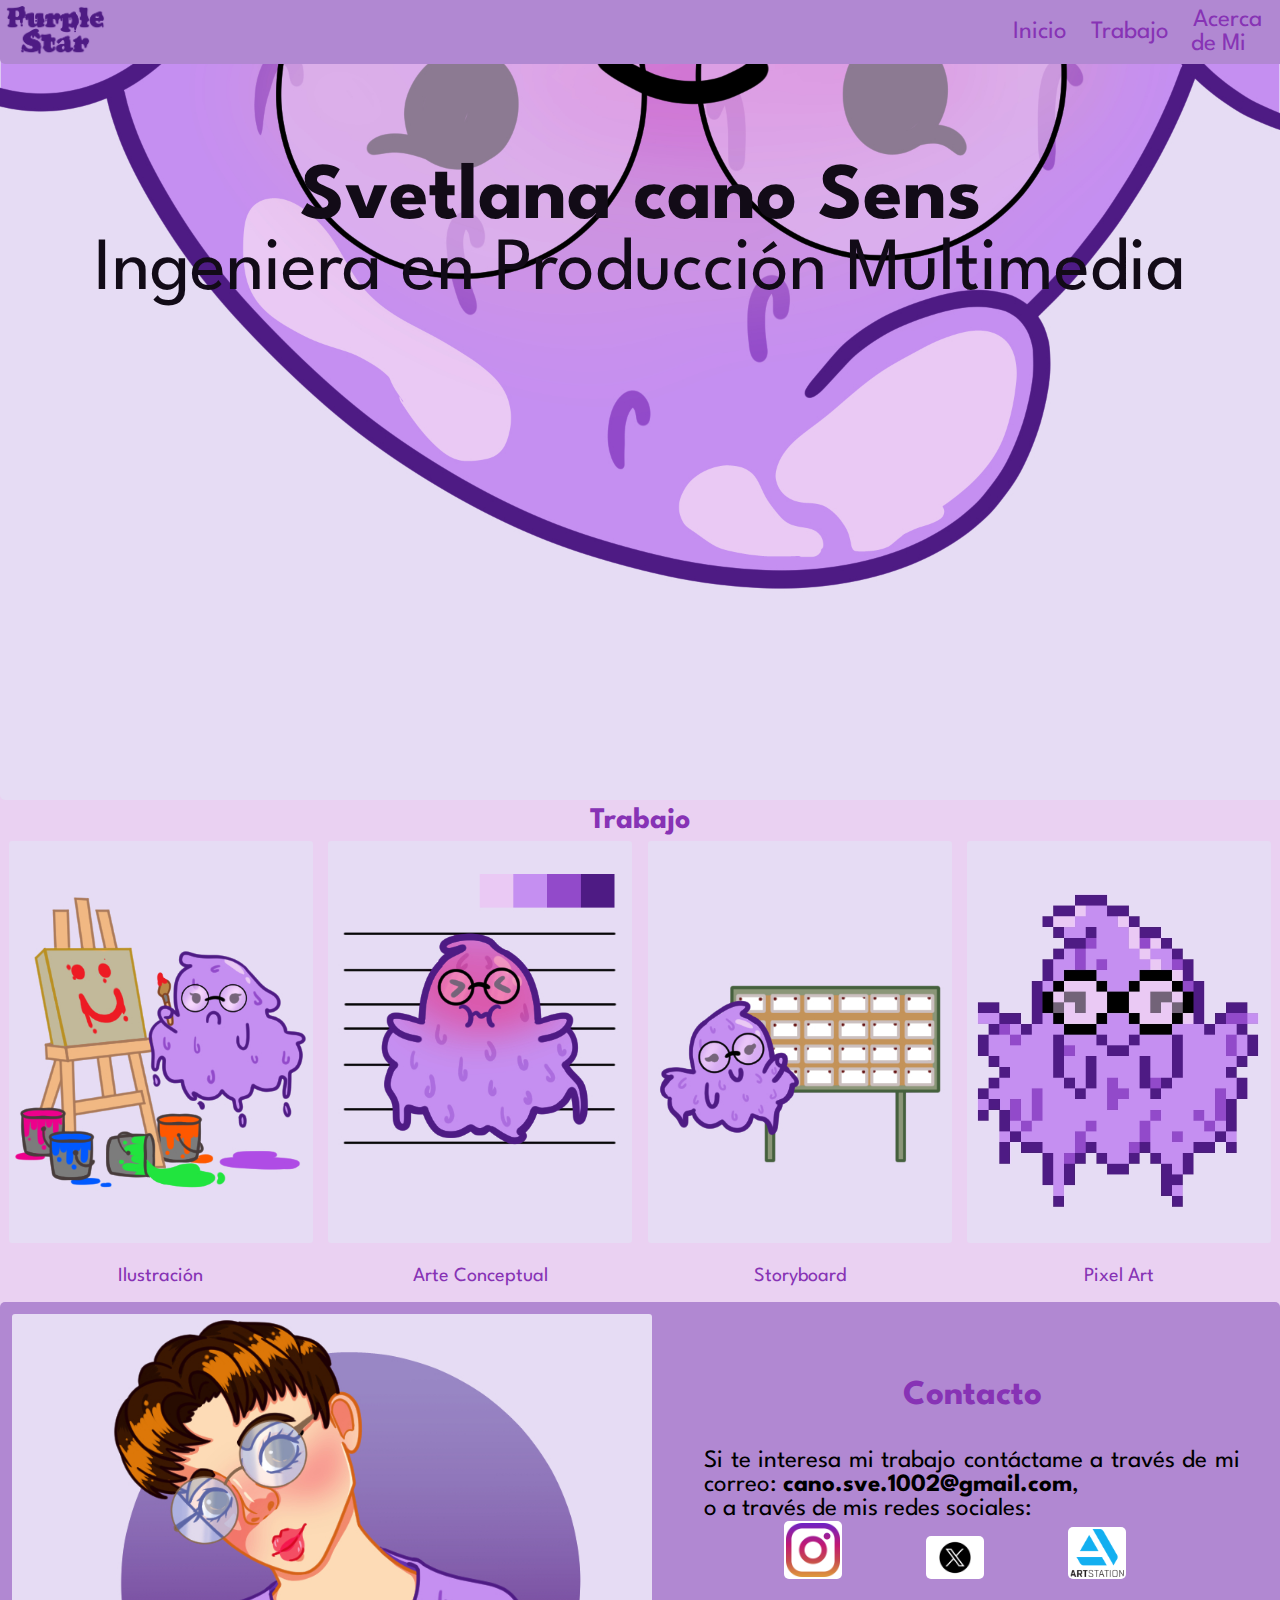
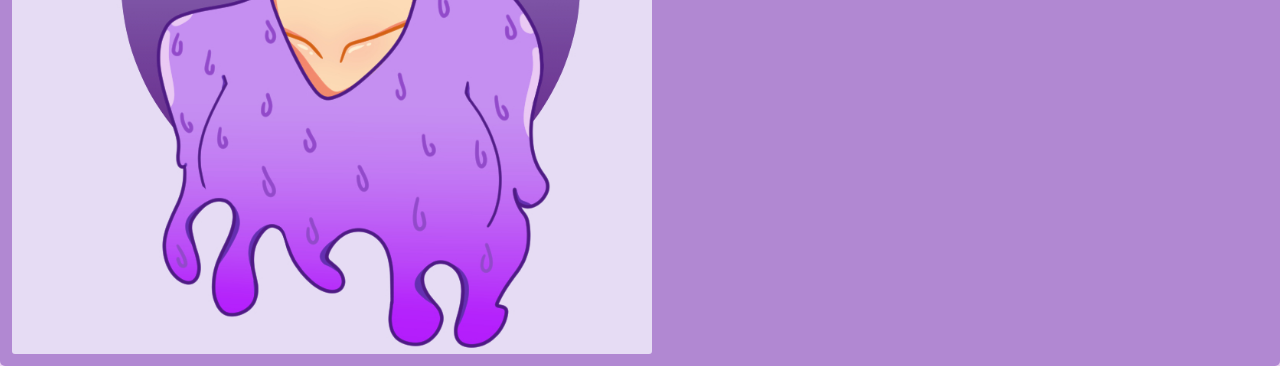
<file: index.html>
<!DOCTYPE html>
<html lang="en">
<head>
    <meta charset="UTF-8">
    <title>Inicio: Purple Star</title>
    <!-- Archivo CSS -->
    <link rel = "stylesheet" href = "Portafolio_CSS/Portafolio_SvetlanaCanoSens_Inicio.css">
    <script src = "Portafolio_JS/Portafolio_SvetlanaCanoSens.js"></script>
    
    <!-- Script Animaciones -->
    <script src="https://code.jquery.com/jquery-3.6.4.min.js" integrity="sha256-oP6HI9z1XaZNBrJURtCoUT5SUnxFr8s3BzRl+cbzUq8=" crossorigin="anonymous"></script>

    <!-- Script The Bootstrap Blog -->
    <script src = "https://cdn.jsdelivr.net/npm/bootstrap@5.3.0-alpha1/dist/js/bootstrap.bundle.min.js" integrity = "sha384-w76AqPfDkMBDXo30jS1Sgez6pr3x5MlQ1ZAGC+nuZB+EYdgRZgiwxhTBTkF7CXvN" crossorigin = "anonymous"></script>
    
    <link rel="preconnect" href="https://fonts.googleapis.com">
    <link rel="preconnect" href="https://fonts.gstatic.com" crossorigin>
    <link href="https://fonts.googleapis.com/css2?family=League+Spartan:wght@300&family=Unna&display=swap" rel="stylesheet">

    <meta name = "viewport" content = "width=device-width, initial-scale=1">
</head>
<body>
    <div class = "contenedorMenuInicio fixedInicio">
        <a href = "index.html"><img src = "Portafolio_Imagenes/logo.png" alt = "logo"></a>

        <ul>
            <li><a href = "index.html">Inicio</a></li>
            <li><a href = "Portafolio_SvetlanaCanoSens_Trabajo.html">Trabajo</a></li>
            <li><a href = "Portafolio_SvetlanaCanoSens_AcercaDeMi.html">Acerca de Mi</a></li>
        </ul>
    </div>

    <div class = "contenedorNombre">
        <h4>Svetlana cano Sens</h4>

        <p>Ingeniera en Producción Multimedia</p>
    </div>
        
    <div class = "contenedorSliderImagen">
        <ul>
            <li><img src = "Portafolio_Imagenes/Imagen_inicio_4.jpg" alt = ""></li>
            <li><img src = "Portafolio_Imagenes/Imagen_inicio_3.jpg" alt = ""></li>
            <li><img src = "Portafolio_Imagenes/Imagen_inicio_2.jpg" alt = ""></li>
            <li><img src = "Portafolio_Imagenes/Imagen_inicio_1.jpg" alt = ""></li>
        </ul>
    </div>

    <div class = "contenedorDivicionDeTrabajos">
        <a href = "Portafolio_SvetlanaCanoSens_Trabajo.html"><h3>Trabajo</h3></a>

        <ul>
            <li>
                <a href ="Portafolio_SvetlanaCanoSens_Ilustracion.html"><img src = "Portafolio_Imagenes/imagen_trabajo_1.jpg" alt = "imagenIlustracion" class = "amplearImagen"></a>
                
                <p><a href = "Portafolio_SvetlanaCanoSens_Ilustracion.html">Ilustración</a></p>
            </li>

            <li>
                <a href="Portafolio_SvetlanaCanoSens_ConcepArt.html"><img src = "Portafolio_Imagenes/imagen_trabajo_2.jpg" alt = "imagenConcepArt" class = "amplearImagen"></a>
                
                <p><a href = "Portafolio_SvetlanaCanoSens_ConcepArt.html">Arte Conceptual</a></p>
            </li>

            <li>
                <a href="Portafolio_SvetlanaCanoSens_Storyboard.html"><img src = "Portafolio_Imagenes/imagen_trabajo_3.jpg" alt = "imagenStoryboard" class = "amplearImagen"></a>
                
                <p><a href = "Portafolio_SvetlanaCanoSens_Storyboard.html">Storyboard</a></p>
            </li>

            <li>
                <a href="Portafolio_SvetlanaCanoSens_PixelArt.html"><img src = "Portafolio_Imagenes/imagen_trabajo_4.jpg" alt = "imagenPixelArt" class = "amplearImagen"></a>
                
                <p><a href = "Portafolio_SvetlanaCanoSens_PixelArt.html">Pixel Art</a></p>
            </li>
        </ul>
    </div>

    <div class = "contenedorContacto">
        <img src = "Portafolio_Imagenes/Autorretrato.jpg" alt = "Autoretrato">

        <ul>
            <h3>Contacto</h3>

            <p>Si te interesa mi trabajo contáctame a través de mi correo: <strong>cano.sve.1002@gmail.com</strong>,</p>

            <p>o a través de mis redes sociales:</p>
        
            <a href = "https://www.instagram.com/purpple_staar/" target = "_blank"><img src = "Portafolio_Imagenes/instagram.png" alt = "instagram"></a>

            <a href = "https://twitter.com/PurppleStaar" target="_blank"><img src = "Portafolio_Imagenes/twitter.png" alt = "twitter"></a>

            <a href = "https://purpple_staar.artstation.com/" target="_blank"><img src = "Portafolio_Imagenes/artstation.png" alt = "artstation"></a>
        </ul>
    <div>
</body>
</html>
</file>
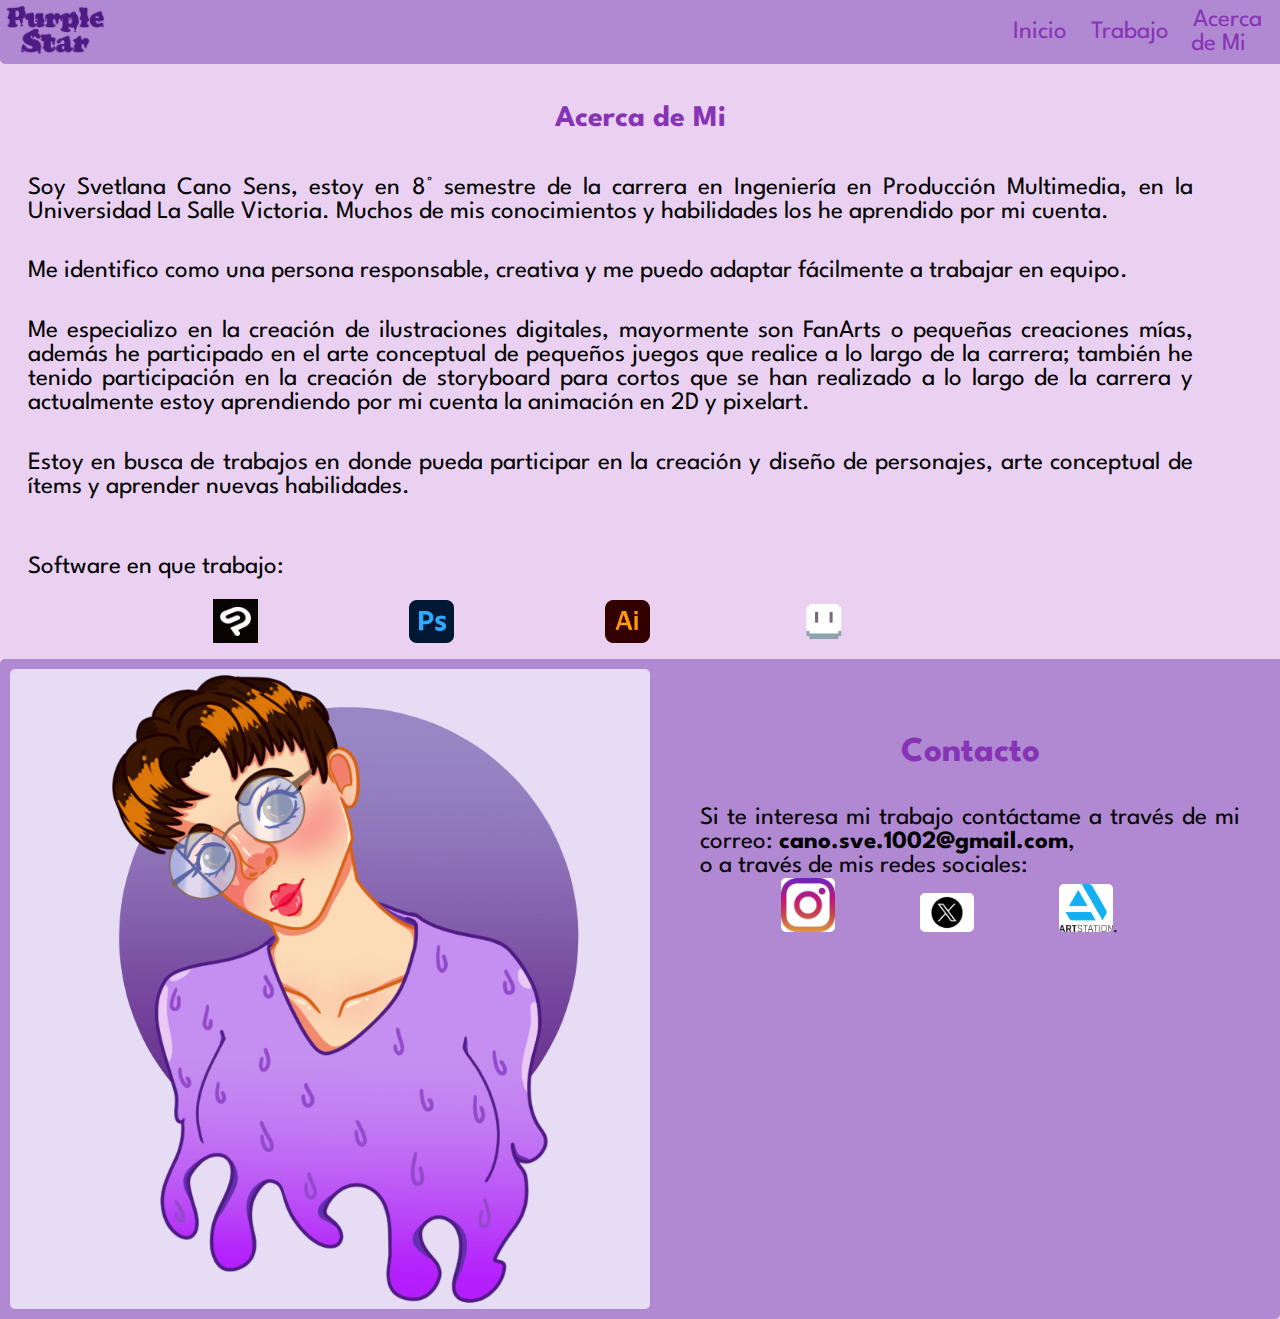
<file: Portafolio_SvetlanaCanoSens_AcercaDeMi.html>
<!DOCTYPE html>
<html lang="en">
<head>
    <meta charset="UTF-8">
    <meta http-equiv="X-UA-Compatible" content="IE=edge">
    <meta name="viewport" content="width=device-width, initial-scale=1.0">
    <title>Acerca de Mi: Purple Star</title>

    <link rel = "stylesheet" href = "Portafolio_CSS/Portafolio_SvetlanaCanoSens_AcercaDeMi.css">
    <script src = "Portafolio_JS/Portafolio_SvetlanaCanoSens.js"></script>

    <link rel = "preconnect" href = "https://fonts.googleapis.com">
    <link rel = "preconnect" href = "https://fonts.gstatic.com" crossorigin>
    <link href = "https://fonts.googleapis.com/css2?family=League+Spartan:wght@300&family=Unna&display=swap" rel = "stylesheet">

    <meta name = "viewport" content = "width=device-width, initial-scale=1">
</head>
<body>
    <div class = "contenedorMenuAcercaDeMi fixedAcercaDeMi">
        <a href = "index.html"><img src = "Portafolio_Imagenes/logo.png" alt = "logo"></a>

        <ul>
            <li><a href = "index.html">Inicio</a></li>
            <li><a href = "Portafolio_SvetlanaCanoSens_Trabajo.html">Trabajo</a></li>
            <li><a href = "Portafolio_SvetlanaCanoSens_AcercaDeMi.html">Acerca de Mi</a></li>
        </ul>
    </div>

    <div class = "tituloAcercaDeMi">
        <h4>Acerca de Mi</h4>
    </div>

    <div class = "contenedorInformacion">
        <ul>
            <p>Soy Svetlana Cano Sens, estoy en 8° semestre de la carrera en Ingeniería en Producción Multimedia, en la Universidad La Salle Victoria. Muchos de mis conocimientos y habilidades los he aprendido por mi cuenta.</p>
            
            <p>Me identifico como una persona responsable, creativa y me puedo adaptar fácilmente a trabajar en equipo.</p>

            <p>Me especializo en la creación de ilustraciones digitales, mayormente son FanArts o pequeñas creaciones mías, además he participado en el arte conceptual de pequeños juegos que realice a lo largo de la carrera; también he tenido participación en la creación de storyboard para cortos que se han realizado a lo largo de la carrera y actualmente estoy aprendiendo por mi cuenta la animación en 2D y pixelart.</p>

            <p>Estoy en busca de trabajos en donde pueda participar en la creación y diseño de personajes, arte conceptual de ítems y aprender nuevas habilidades.</p>
        </ul>

        <ul class = "acomodarImagenesIconos">
            <p>Software en que trabajo:</p>
            
            <img src = "Portafolio_Imagenes/clip studio.jpg" alt = "clipStudio">
            <img src = "Portafolio_Imagenes/photoshop.png" alt = "photoshop">
            <img src = "Portafolio_Imagenes/illustrator.webp" alt = "illustrator">
            <img src = "Portafolio_Imagenes/aseprite.png" alt = "aseprite">
        </ul>
    </div>
    
    <div class = "contenedorContacto">
        <img src = "Portafolio_Imagenes/Autorretrato.jpg" alt = "Autoretrato">

        <ul>
            <h3>Contacto</h3>

            <p>Si te interesa mi trabajo contáctame a través de mi correo: <strong>cano.sve.1002@gmail.com</strong>,</p>

            <p>o a través de mis redes sociales:</p>
        
            <a href = "https://www.instagram.com/purpple_staar/" target = "_blank"><img src = "Portafolio_Imagenes/instagram.png" alt = "instagram"></a>

             <a href = "https://twitter.com/PurppleStaar" target="_blank"><img src = "Portafolio_Imagenes/twitter.png" alt = "twitter"></a>

            <a href = "https://www.artstation.com/inicio" target="_blank"><img src = "Portafolio_Imagenes/artstation.png" alt = "artstation"></a>.
        </ul>
    </div>
</body>
</html>
</file>
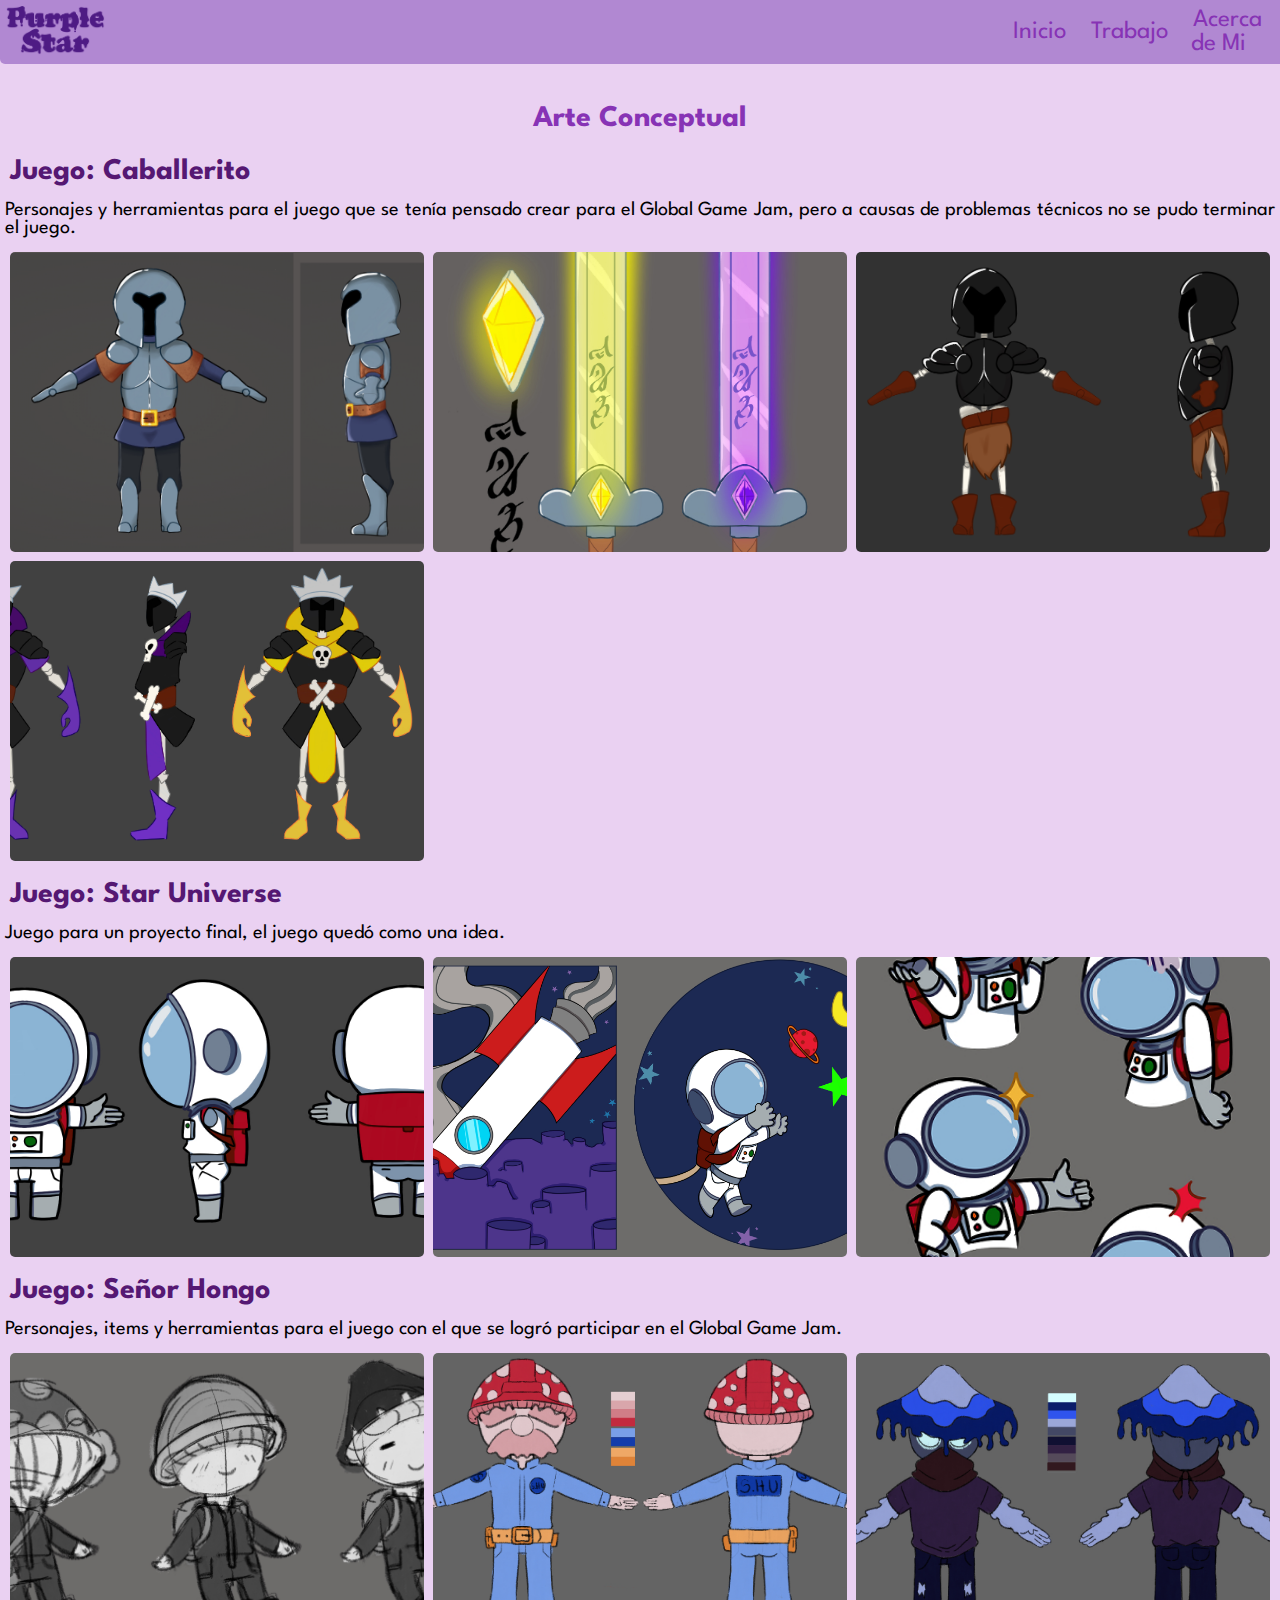
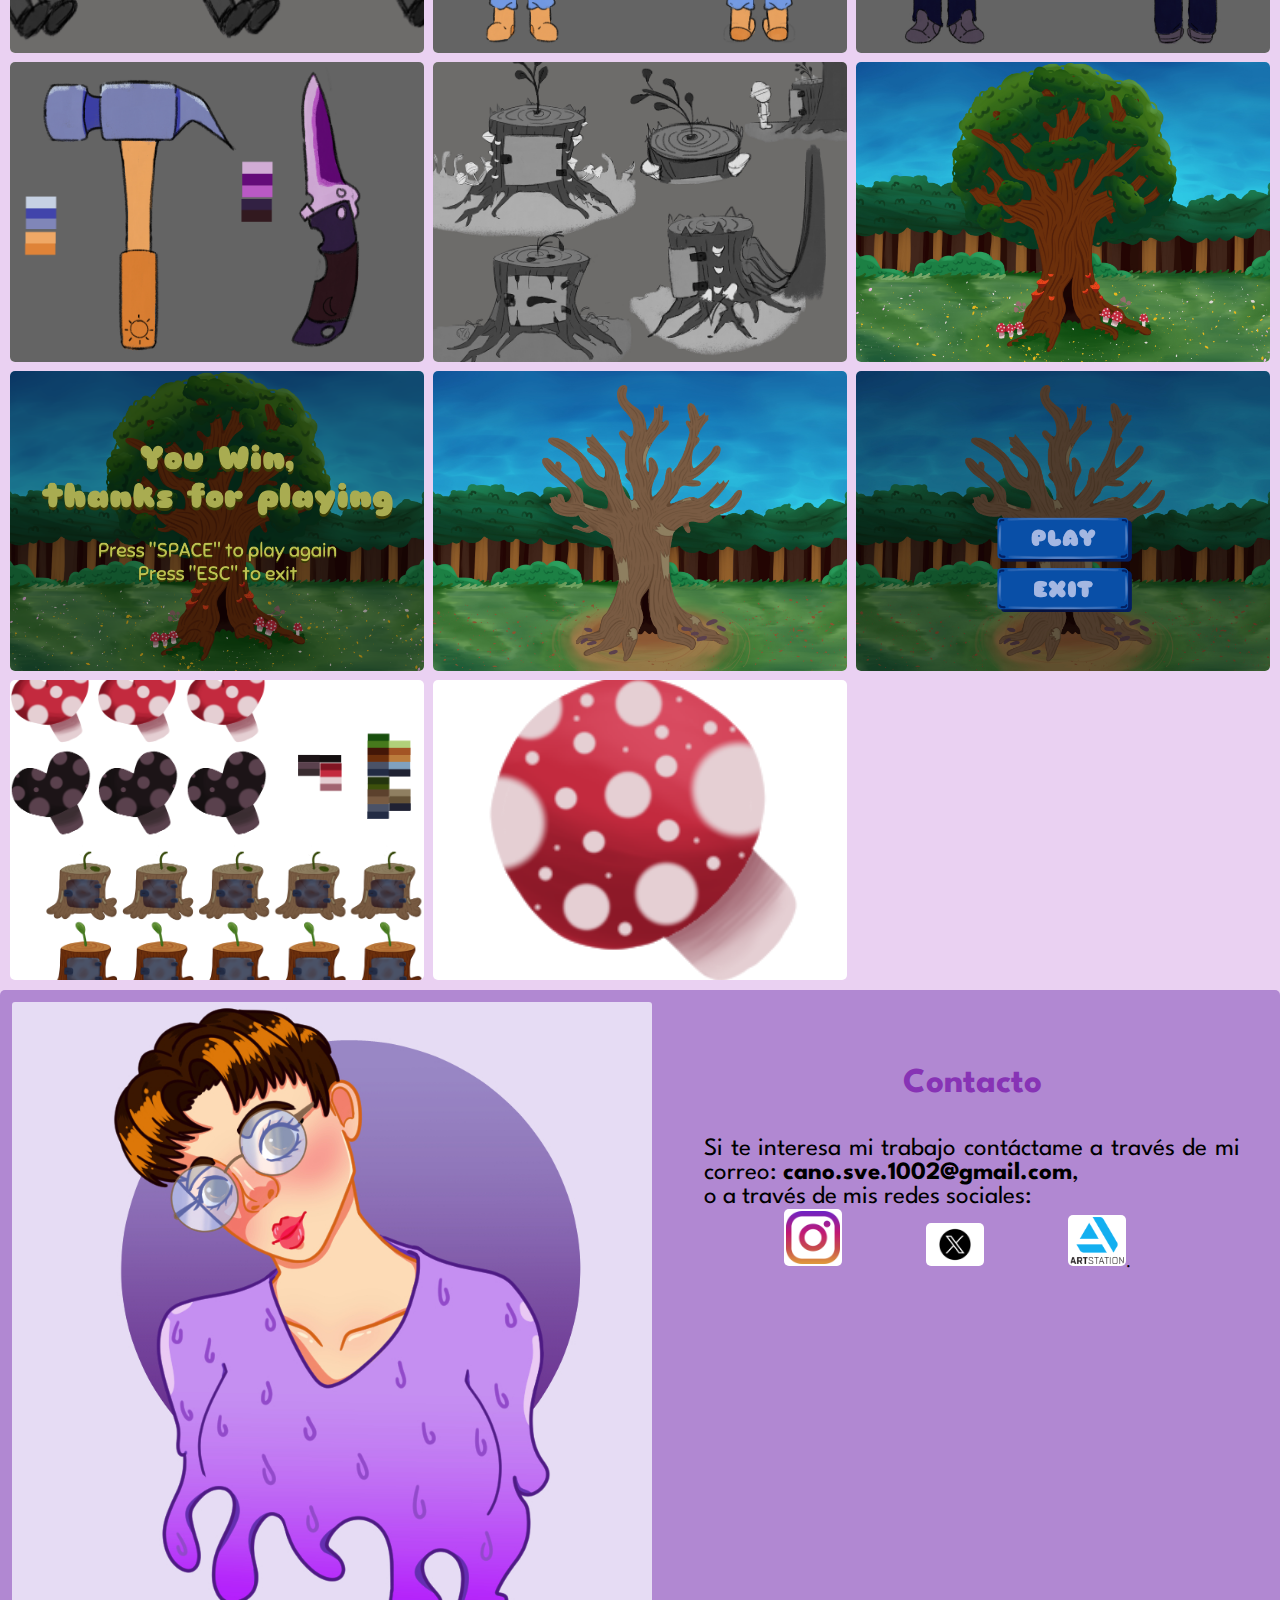
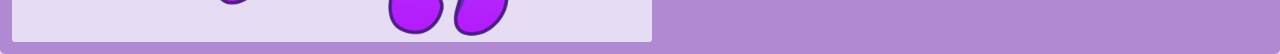
<file: Portafolio_SvetlanaCanoSens_ConcepArt.html>
<!DOCTYPE html>
<html lang="en">
<head>
    <meta charset="UTF-8">
    <meta http-equiv="X-UA-Compatible" content="IE=edge">
    <meta name="viewport" content="width=device-width, initial-scale=1.0">
    <title>Arte Conceptual: Purple Star</title>

    <link rel = "stylesheet" href = "Portafolio_CSS/Portafolio_SvetlanaCanoSens_ConsepArt.css">
    <script src = "Portafolio_JS/Portafolio_SvetlanaCanoSens.js"></script>
    
    <link rel = "preconnect" href = "https://fonts.googleapis.com">
    <link rel = "preconnect" href = "https://fonts.gstatic.com" crossorigin>
    <link href = "https://fonts.googleapis.com/css2?family=League+Spartan:wght@300&family=Unna&display=swap" rel = "stylesheet">

    <meta name = "viewport" content = "width=device-width, initial-scale=1">
</head>
<body>
    <div class = "contenedorMenuConcepArt fixedConcepArt">
        <a href = "index.html"><img src = "Portafolio_Imagenes/logo.png" alt = "logo"></a>

        <ul>
            <li><a href = "index.html">Inicio</a></li>
            <li><a href = "Portafolio_SvetlanaCanoSens_Trabajo.html">Trabajo</a></li>
            <li><a href = "Portafolio_SvetlanaCanoSens_AcercaDeMi.html">Acerca de Mi</a></li>
        </ul>
    </div>

    <div class = "contenedorImagenes">
        <h4>Arte Conceptual</h4>

        <h3>Juego: Caballerito</h3>

        <p>Personajes y herramientas para el juego que se tenía pensado crear para el Global Game Jam, pero a causas de problemas técnicos no se pudo terminar el juego.</p>

        <ul>
            <img src = "Portafolio_Imagenes/caballerito_Final.jpg" alt = "" onclick = "abirVentanaEmergenteConcepArt('Portafolio_Imagenes/caballerito_Final.jpg', 'Nombre: El Caballerito')" class = "amplearImagen">
            <img src = "Portafolio_Imagenes/espada_final.jpg" alt = "" onclick = "abirVentanaEmergenteConcepArt('Portafolio_Imagenes/espada_final.jpg', 'Nombre: Espada del Caballerito')" class = "amplearImagen">
            <img src = "Portafolio_Imagenes/Esqueletito.jpg" alt = "" onclick = "abirVentanaEmergenteConcepArt('Portafolio_Imagenes/Esqueletito.jpg', 'Nombre: Enemigo Esqueleto')" class = "amplearImagen">
            <img src = "Portafolio_Imagenes/Esqueletote_final.jpg" alt = "" onclick = "abirVentanaEmergenteConcepArt('Portafolio_Imagenes/Esqueletote_final.jpg', 'Nombre: jefe Final Rey Esqueleto')" class = "amplearImagen">
        </ul>

        <h3>Juego: Star Universe</h3>

        <p>Juego para un proyecto final, el juego quedó como una idea.</p>

        <ul>
            <img src = "Portafolio_Imagenes/Astronauta_1.jpg" alt = "" onclick = "abirVentanaEmergenteConcepArt('Portafolio_Imagenes/Astronauta_1.jpg', 'Nombre: Astronauta')" class = "amplearImagen">
            <img src = "Portafolio_Imagenes/Astronauta_2.jpg" alt = "" onclick = "abirVentanaEmergenteConcepArt('Portafolio_Imagenes/Astronauta_2.jpg', 'Nombre: Escenarios')" class = "amplearImagen">
            <img src = "Portafolio_Imagenes/Astronauta_3_recorte.jpg" alt = "" onclick = "abirVentanaEmergenteConcepArt('Portafolio_Imagenes/Astronauta_3_recorte.jpg', 'Nombre: Expresiones del Astronauta')" class = "amplearImagen">
        </ul>

        <h3>Juego: Señor Hongo</h3>

        <p>Personajes, items y herramientas para el juego con el que se logró participar en el Global Game Jam.</p>

        <ul>
            <img src = "Portafolio_Imagenes/Hongos_1.jpg" alt = ""  onclick = "abirVentanaEmergenteConcepArt('Portafolio_Imagenes/Hongos_1.jpg', 'Nombre: Primeras Ideas Señor Hongo')" class = "amplearImagen">
            <img src = "Portafolio_Imagenes/Hongos_2.jpg" alt = "" onclick = "abirVentanaEmergenteConcepArt('Portafolio_Imagenes/Hongos_2.jpg', 'Nombre: Señor Hongo')" class = "amplearImagen">
            <img src = "Portafolio_Imagenes/Hongo_Enemigo_3.jpg" alt = "" onclick = "abirVentanaEmergenteConcepArt('Portafolio_Imagenes/Hongo_Enemigo_3.jpg', 'Nombre: Hongo Cholo')" class = "amplearImagen">
            <img src = "Portafolio_Imagenes/Hongo_Armas_4.jpg" alt = "" onclick = "abirVentanaEmergenteConcepArt('Portafolio_Imagenes/Hongo_Armas_4.jpg', 'Nombre: Armas')" class = "amplearImagen">
            <img src = "Portafolio_Imagenes/Hongo_Tronco_2_recortar.jpg" alt = "" onclick = "abirVentanaEmergenteConcepArt('Portafolio_Imagenes/Hongo_Tronco_2_recortar.jpg', 'Nombre: Ideas del Tronco')" class = "amplearImagen">
            <img src = "Portafolio_Imagenes/Hongo_Arbol_Vivo.jpg" alt = "" onclick = "abirVentanaEmergenteConcepArt('Portafolio_Imagenes/Hongo_Arbol_Vivo.jpg', 'Nombre: Fondo de Interfaz 1')" class = "amplearImagen">
            <img src = "Portafolio_Imagenes/Hongo_Arbol_Vivo_Ganar_Ganar.png" alt = "" onclick = "abirVentanaEmergenteConcepArt('Portafolio_Imagenes/Hongo_Arbol_Vivo_Ganar_Ganar.png', 'Nombre: Fondo de Interfaz con Leyenda de Ganar')" class = "amplearEspacio">
            <img src = "Portafolio_Imagenes/Hongo_Harbol_Muerto.jpg" alt = ""  onclick = "abirVentanaEmergenteConcepArt('Portafolio_Imagenes/Hongo_Harbol_Muerto.jpg', 'Nombre: Fondo de Interfaz ')" class = "amplearImagen">
            <img src = "Portafolio_Imagenes/Hongo_Harbol_Muerto_Inicio.jpg" alt = "" onclick = "abirVentanaEmergenteConcepArt('Portafolio_Imagenes/Hongo_Harbol_Muerto_Inicio.jpg', 'Nombre: Fondo de Interfaz con Botones de Inicio')" class = "amplearEspacio">
            <img src = "Portafolio_Imagenes/Hongo_Interfaz_3.png" alt = "" onclick = "abirVentanaEmergenteConcepArt('Portafolio_Imagenes/Hongo_Interfaz_3.png', 'Nombre: ítems')" class = "amplearImagen">
            <img src = "Portafolio_Imagenes/Hongo_Icnono.png" alt = "" onclick = "abirVentanaEmergenteConcepArt('Portafolio_Imagenes/Hongo_Icnono.png', 'Nombre: Icono del Juego')" class = "amplearImagen">
        </ul>
    </div>

    <div class = "ventanaEmergenteConcepArt" id = "imagenEnVentanaEmergenteConcepArt" onclick = "cerrarVentanaEmergenteConcepArt()">
        <ul>
            <button onclick = "cerrarVentanaEmergenteConcepArt()">X</button>
            <img src = "Portafolio_Imagenes/yo oso 2.jpg" alt = "imagen1" id = "imagenEnMuestraConcepArt">
            <p id = "textoEnMuestraConcepArt"></p>
        </ul>
    </div>

    <div class = "contenedorContacto">
        <img src = "Portafolio_Imagenes/Autorretrato.jpg" alt = "Autoretrato">

        <ul>
            <h3>Contacto</h3>

            <p>Si te interesa mi trabajo contáctame a través de mi correo: <strong>cano.sve.1002@gmail.com</strong>,</p>

            <p>o a través de mis redes sociales:</p>
        
            <a href = "https://www.instagram.com/purpple_staar/" target = "_blank"><img src = "Portafolio_Imagenes/instagram.png" alt = "instagram"></a>

             <a href = "https://twitter.com/PurppleStaar" target="_blank"><img src = "Portafolio_Imagenes/twitter.png" alt = "twitter"></a>

            <a href = "https://www.artstation.com/inicio" target="_blank"><img src = "Portafolio_Imagenes/artstation.png" alt = "artstation"></a>.
        </ul>
    </div>
</body>
</html>
</file>
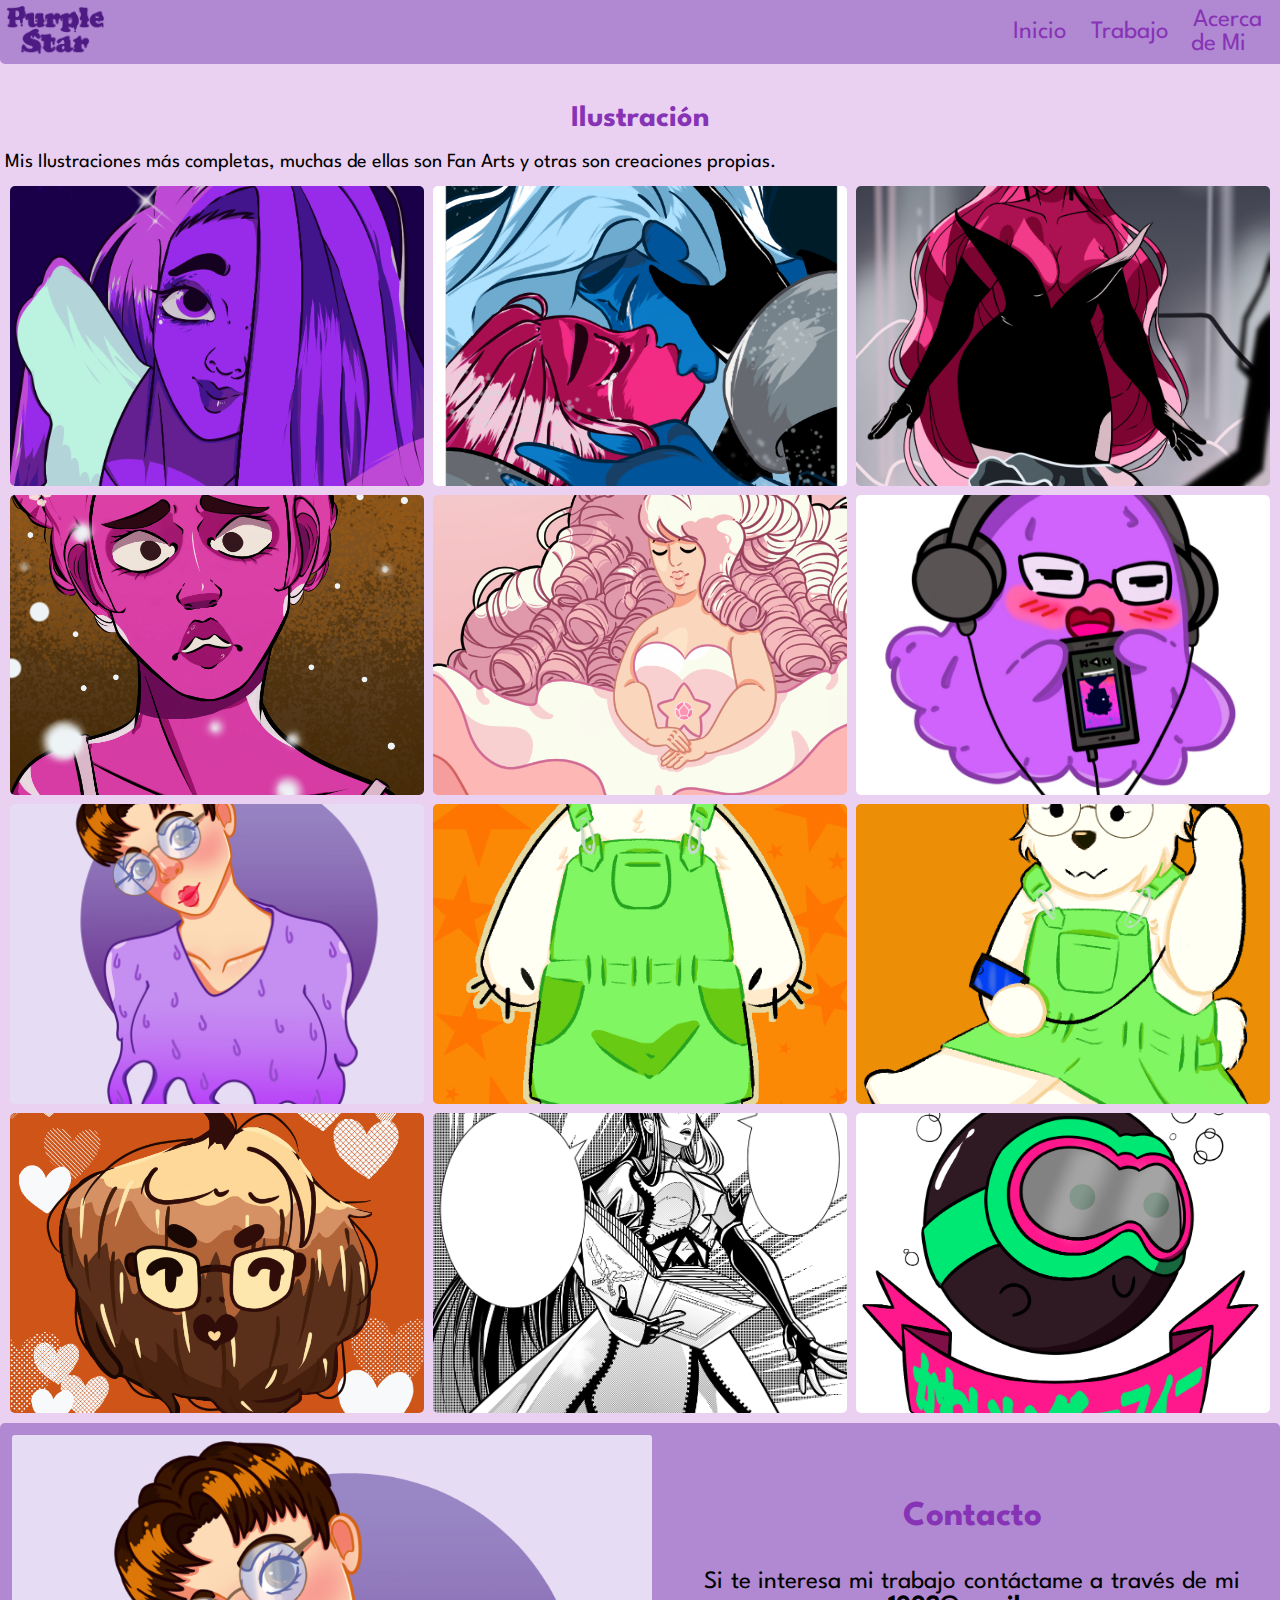
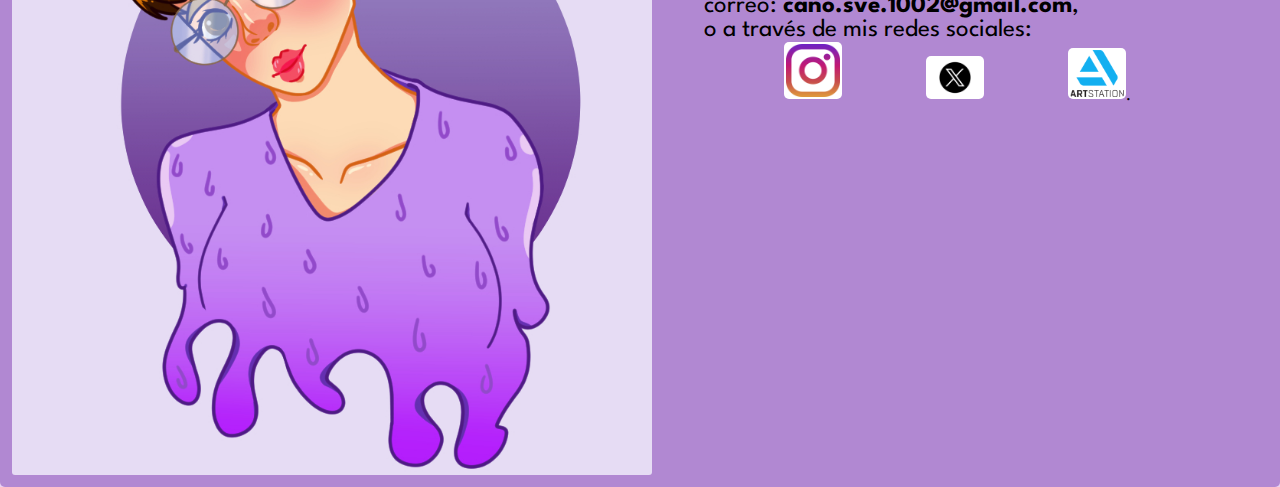
<file: Portafolio_SvetlanaCanoSens_Ilustracion.html>
<!DOCTYPE html>
<html lang="en">
<head>
    <meta charset="UTF-8">
    <meta http-equiv="X-UA-Compatible" content="IE=edge">
    <meta name="viewport" content="width=device-width, initial-scale=1.0">
    <title>Ilustraciones: Purple Star</title>

    <link rel = "stylesheet" href = "Portafolio_CSS/Portafolio_SvetlanaCanoSens_Ilustraciones.css">
    <script src = "Portafolio_JS/Portafolio_SvetlanaCanoSens.js"></script>
    
    <link rel = "preconnect" href = "https://fonts.googleapis.com">
    <link rel = "preconnect" href = "https://fonts.gstatic.com" crossorigin>
    <link href = "https://fonts.googleapis.com/css2?family=League+Spartan:wght@300&family=Unna&display=swap" rel = "stylesheet">

    <meta name = "viewport" content = "width=device-width, initial-scale=1">
</head>
<body>
    <div class = "contenedorMenuIlustracion fixedIlustracion">
        <a href = "index.html"><img src = "Portafolio_Imagenes/logo.png" alt = "logo"></a>

        <ul>
            <li><a href = "index.html">Inicio</a></li>
            <li><a href = "Portafolio_SvetlanaCanoSens_Trabajo.html">Trabajo</a></li>
            <li><a href = "Portafolio_SvetlanaCanoSens_AcercaDeMi.html">Acerca de Mi</a></li>
        </ul>
    </div>

    <div class = "tituloIlustracion">
        <h4>Ilustración</h4>
    </div>

    <div class = "contenedorImagenes">
        <p>Mis Ilustraciones más completas, muchas de ellas son Fan Arts y otras son creaciones propias.</p>

        <ul>
            <img src = "Portafolio_Imagenes/Afrodita_recorte.jpg" alt = "imagen1" onclick = "abirVentanaEmergenteIlustraciones('Portafolio_Imagenes/Afrodita_recorte.jpg', 'Nombre: Afrodita, FanArt')" class = "amplearImagen">
            <img src = "Portafolio_Imagenes/beso.jpg" alt = "imagen2" onclick = "abirVentanaEmergenteIlustraciones('Portafolio_Imagenes/beso.jpg', 'Nombre: Beso, FanArt')" class = "amplearImagen">
            <img src = "Portafolio_Imagenes/Perséfone Diosa.jpg" alt = "imagen3" onclick = "abirVentanaEmergenteIlustraciones('Portafolio_Imagenes/Perséfone Diosa.jpg', 'Nombre: Kore, FanArt')" class = "amplearImagen">
            <img src = "Portafolio_Imagenes/Perséfone.jpg" alt = "imagen4" onclick = "abirVentanaEmergenteIlustraciones('Portafolio_Imagenes/Perséfone.jpg', 'Nombre: Perséfone, FanArt')" class = "amplearImagen">
            <img src = "Portafolio_Imagenes/Rose Cuarzo.jpg" alt = "imagen5" onclick = "abirVentanaEmergenteIlustraciones('Portafolio_Imagenes/Rose Cuarzo.jpg', 'Nombre: Rose Cuarzo, FanArt')" class = "amplearImagen">
            <img src = "Portafolio_Imagenes/yo_2.jpg" alt = "imagen6" onclick = "abirVentanaEmergenteIlustraciones('Portafolio_Imagenes/yo_2.jpg', 'Nombre: Purpur, Creación propia')" class = "amplearImagen">
            <img src = "Portafolio_Imagenes/Autorretrato.jpg" alt = "imagen7" onclick = "abirVentanaEmergenteIlustraciones('Portafolio_Imagenes/Autorretrato.jpg', 'Nombre: Autorretrato, Creación propia')" class = "amplearImagen">
            <img src = "Portafolio_Imagenes/Yo_Oso.jpg" alt = "imagen8" onclick = "abirVentanaEmergenteIlustraciones('Portafolio_Imagenes/Yo_Oso.jpg', 'Nombre: Osa Polar 1, Creación Propia')" class = "amplearImagen">
            <img src = "Portafolio_Imagenes/yo oso 2.jpg" alt = "imagen9" onclick = "abirVentanaEmergenteIlustraciones('Portafolio_Imagenes/yo oso 2.jpg', 'Nombre: Osa Polar 2, Creación Propia')" class = "amplearImagen">
            <img src = "Portafolio_Imagenes/Coquito.jpg" alt = "imagen10" onclick = "abirVentanaEmergenteIlustraciones('Portafolio_Imagenes/Coquito.jpg', 'Nombre: Coco Corazón, Creación propia')" class = "amplearImagen">
            <img src = "Portafolio_Imagenes/Panel.jpg" alt = "imagen11" onclick = "abirVentanaEmergenteIlustraciones('Portafolio_Imagenes/Panel.jpg', 'Nombre: Panel de Manga, FanArt')" class = "amplearImagen">
            <img src = "Portafolio_Imagenes/Boba_1.png" alt = "imagen12" onclick = "abirVentanaEmergenteIlustraciones('Portafolio_Imagenes/Boba_1.png', 'Nombre: Logo de marca, Creación Propia')" class = "amplearImagen">
        </ul>
    </div>

    <div class = "contenedorVentanaEmergenteIlustracion" id = "imagenEnVentanaEmergente" onclick = "cerrarVentanaEmergenteIlustraciones()">
        <ul>
            <button onclick = "cerrarVentanaEmergenteIlustraciones()">X</button>

            <img src = "Portafolio_Imagenes/yo oso 2.jpg" alt = "imagen1" id = "imagenEnMuestra" class = "tamanio">

            <p id = "textoEnMuestra"></p>
        </ul>
    </div>
    
    <div class = "contenedorContacto">
        <img src = "Portafolio_Imagenes/Autorretrato.jpg" alt = "Autoretrato">

        <ul>
            <h3>Contacto</h3>

            <p>Si te interesa mi trabajo contáctame a través de mi correo: <strong>cano.sve.1002@gmail.com</strong>,</p>

            <p>o a través de mis redes sociales:</p>
        
            <a href = "https://www.instagram.com/purpple_staar/" target = "_blank"><img src = "Portafolio_Imagenes/instagram.png" alt = "instagram"></a>

             <a href = "https://twitter.com/PurppleStaar" target="_blank"><img src = "Portafolio_Imagenes/twitter.png" alt = "twitter"></a>

            <a href = "https://www.artstation.com/inicio" target="_blank"><img src = "Portafolio_Imagenes/artstation.png" alt = "artstation"></a>.
        </ul>
    </div>
</body>
</html>
</file>
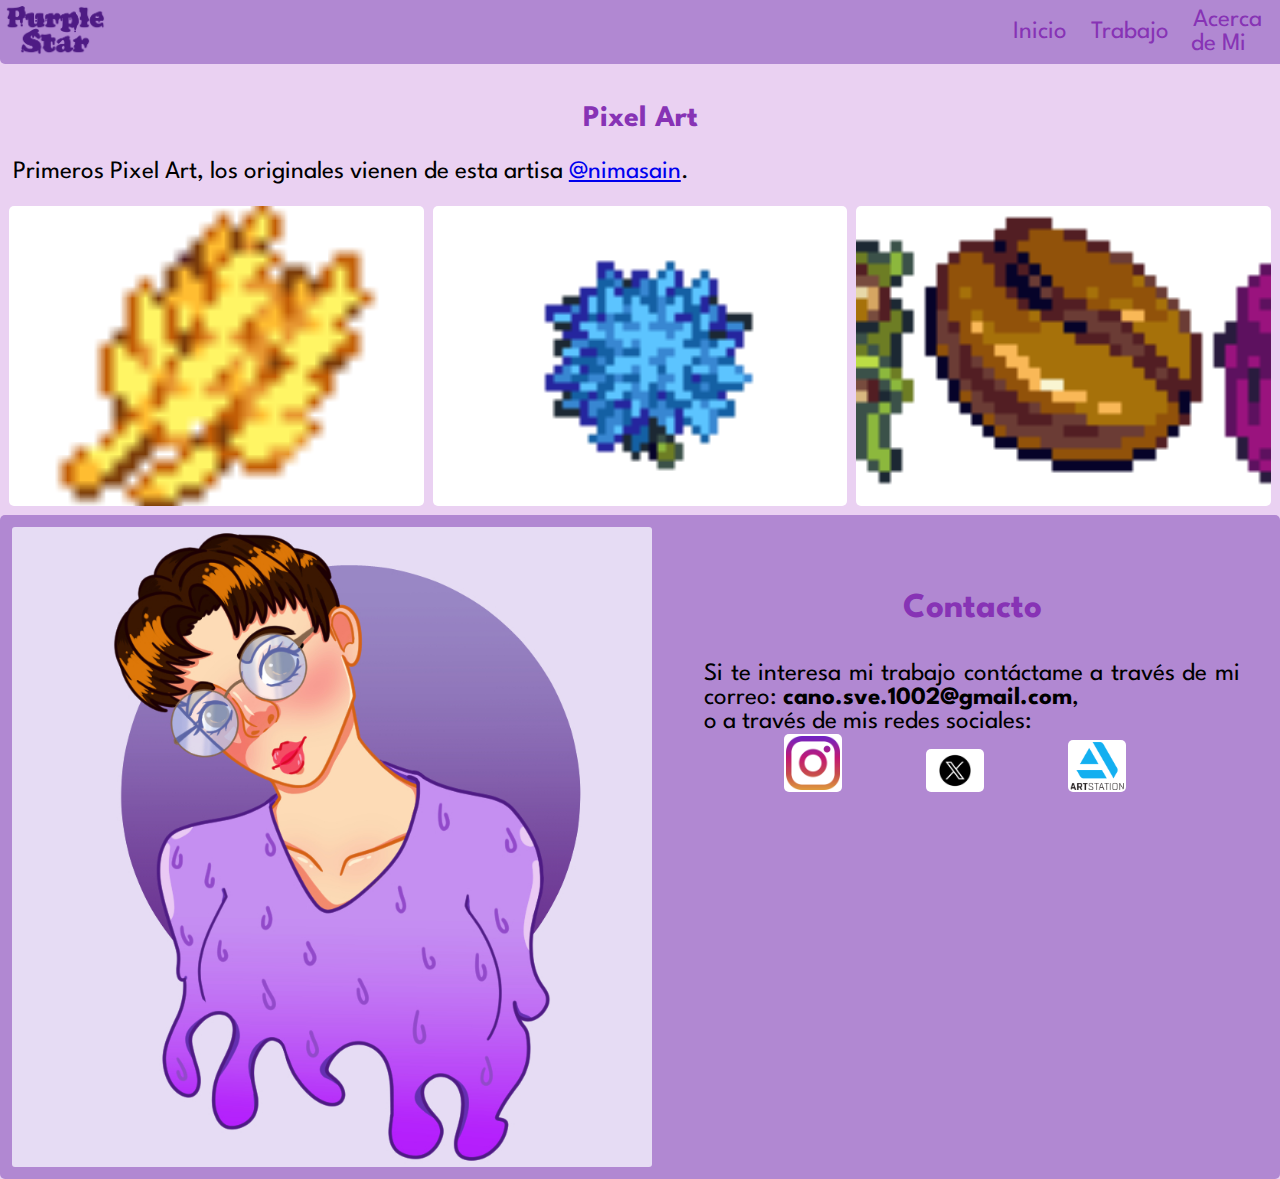
<file: Portafolio_SvetlanaCanoSens_PixelArt.html>
<!DOCTYPE html>
<html lang="en">
<head>
    <meta charset="UTF-8">
    <meta http-equiv="X-UA-Compatible" content="IE=edge">
    <meta name="viewport" content="width=device-width, initial-scale=1.0">
    <title>Pixel Art: Purple Star</title>
        
    <link rel = "stylesheet" href = "Portafolio_CSS/Portafolio_SvetlanaCanoSens_PixelArt.css">
    <script src = "Portafolio_JS/Portafolio_SvetlanaCanoSens.js"></script>
    
    <link rel = "preconnect" href = "https://fonts.googleapis.com">
    <link rel = "preconnect" href = "https://fonts.gstatic.com" crossorigin>
    <link href = "https://fonts.googleapis.com/css2?family=League+Spartan:wght@300&family=Unna&display=swap" rel = "stylesheet">

    <meta name = "viewport" content = "width=device-width, initial-scale=1">
</head>
<body>
    <div class = "contenedorMenuPixelArt fixedPixelArt">
        <a href = "index.html"><img src = "Portafolio_Imagenes/logo.png" alt = "logo"></a>

        <ul>
            <li><a href = "index.html">Inicio</a></li>
            <li><a href = "Portafolio_SvetlanaCanoSens_Trabajo.html">Trabajo</a></li>
            <li><a href = "Portafolio_SvetlanaCanoSens_AcercaDeMi.html">Acerca de Mi</a></li>
        </ul>
    </div>

    <div class = "tituloPixelArt">
        <h4>Pixel Art</h4>
    </div>
    
    <div class = "contenedorImagenes">
        <p>Primeros Pixel Art, los originales vienen de esta artisa <a href = "https://twitter.com/nimasain" target = "_blank">@nimasain</a>.</p>
        
        <ul>
            <img src="Portafolio_Imagenes/1_Trigo.png" onclick = "abirVentanaEmergentePixelArt('Portafolio_Imagenes/1_Trigo.png', 'Nombre: Trigo, Fan Art')" alt = "pixelArt1" class = "amplearImagen">
            <img src="Portafolio_Imagenes/2_Flor_Azul.png" onclick = "abirVentanaEmergentePixelArt('Portafolio_Imagenes/2_Flor_Azul.png', 'Nombre: Flor Azul, Fan Art')" alt = "pixelArt2" class = "amplearImagen">
            <img src="Portafolio_Imagenes/3_Vegetales.png" onclick = "abirVentanaEmergentePixelArt('Portafolio_Imagenes/3_Vegetales.png', 'Nombre: Alimento, Fan Art')" alt = "pixelArt3" class = "amplearImagen">
        </ul>
    </div>

    <div class = "ventanaEmergentePixelArt" id = "imagenEnVentanaEmergentePixelArt" onclick = "cerrarVentanaEmergentePixelArt()"">
        <button onclick = "cerrarVentanaEmergentePixelArt()">X</button>
        
        <img src = "Portafolio_Imagenes/yo oso 2.jpg" alt = "imagen1" id = "imagenEnMuestraPixelAr" class = "tamanio">
        
        <p id = "textoEnMuestraPixelAr"></p>
    </div>

    <div class = "contenedorContacto">
        <img src = "Portafolio_Imagenes/Autorretrato.jpg" alt = "Autoretrato">

        <ul>
            <h3>Contacto</h3>

            <p>Si te interesa mi trabajo contáctame a través de mi correo: <strong>cano.sve.1002@gmail.com</strong>,</p>

            <p>o a través de mis redes sociales:</p>
        
            <a href = "https://www.instagram.com/purpple_staar/" target = "_blank"><img src = "Portafolio_Imagenes/instagram.png" alt = "instagram"></a>

             <a href = "https://twitter.com/PurppleStaar" target="_blank"><img src = "Portafolio_Imagenes/twitter.png" alt = "twitter"></a>

            <a href = "https://www.artstation.com/inicio" target="_blank"><img src = "Portafolio_Imagenes/artstation.png" alt = "artstation"></a>
        </ul>
    </div>
</body>
</html>
</file>
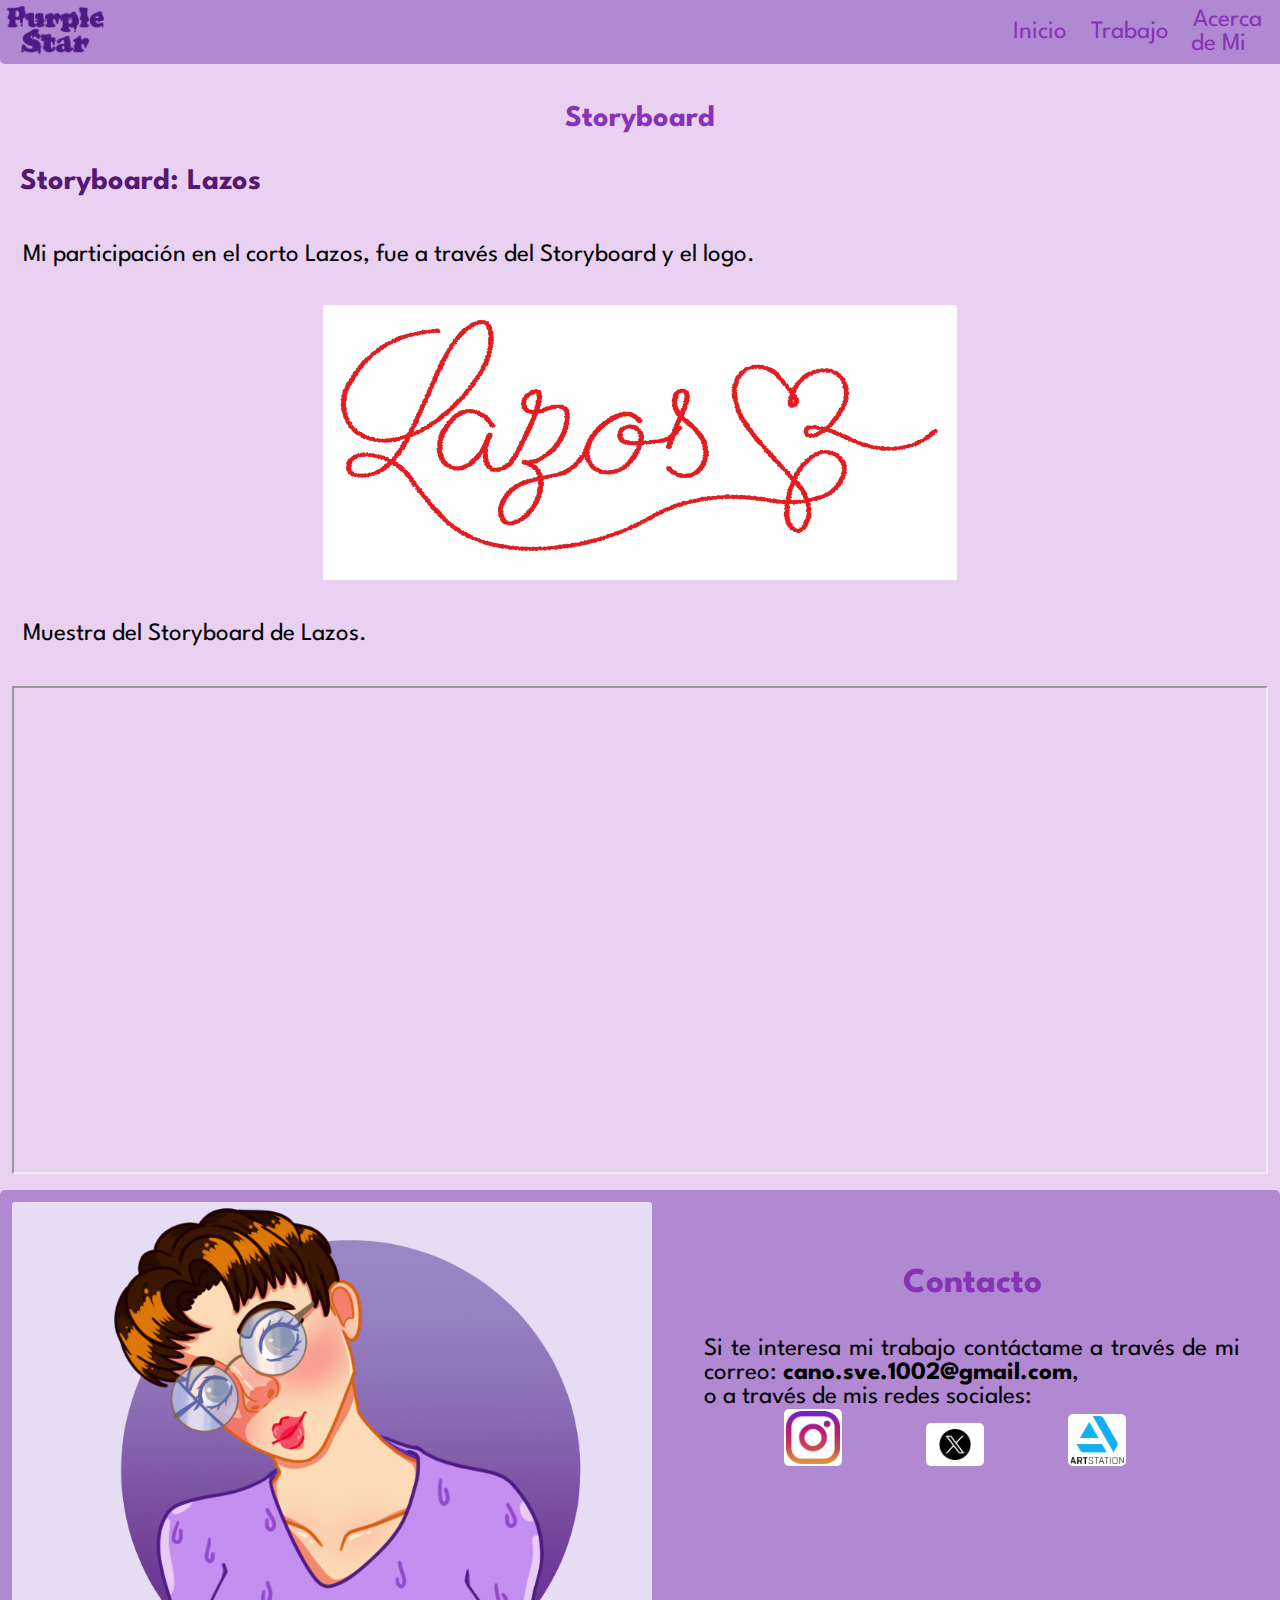
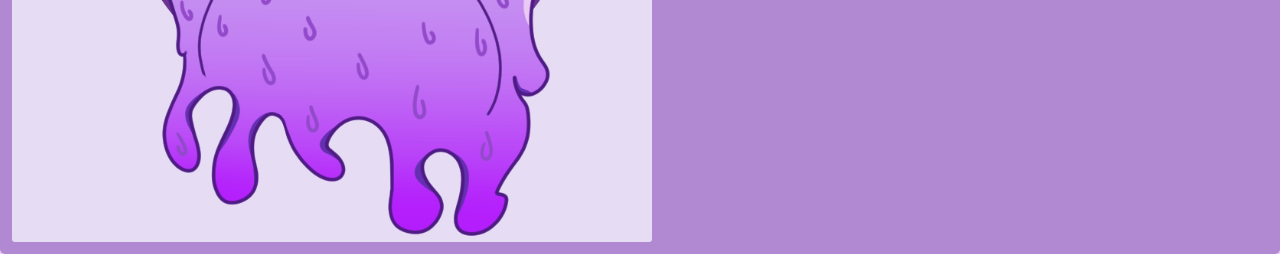
<file: Portafolio_SvetlanaCanoSens_Storyboard.html>
<!DOCTYPE html>
<html lang="en">
<head>
    <meta charset="UTF-8">
    <meta http-equiv="X-UA-Compatible" content="IE=edge">
    <meta name="viewport" content="width=device-width, initial-scale=1.0">
    <title>Storyboard: Purple Star</title>
    
    <link rel = "stylesheet" href = "Portafolio_CSS/Portafolio_SvetlanaCanoSens_Storyboard.css">
    <script src = "Portafolio_JS/Portafolio_SvetlanaCanoSens.js"></script>
    
    <link rel = "preconnect" href = "https://fonts.googleapis.com">
    <link rel = "preconnect" href = "https://fonts.gstatic.com" crossorigin>
    <link href = "https://fonts.googleapis.com/css2?family=League+Spartan:wght@300&family=Unna&display=swap" rel = "stylesheet">

    <meta name = "viewport" content = "width=device-width, initial-scale=1">
</head>
<body>
    <div class = "contenedorMenuStoryboard fixedStoryboard">
        <a href = "index.html"><img src = "Portafolio_Imagenes/logo.png" alt = "logo"></a>

        <ul>
            <li><a href = "index.html">Inicio</a></li>
            <li><a href = "Portafolio_SvetlanaCanoSens_Trabajo.html">Trabajo</a></li>
            <li><a href = "Portafolio_SvetlanaCanoSens_AcercaDeMi.html">Acerca de Mi</a></li>
        </ul>
    </div>

    <div class = "contenedorPDF">
        <h4>Storyboard</h4>
        
        <ul>
            <h3>Storyboard: Lazos</h3>
        
            <p>Mi participación en el corto Lazos, fue a través del Storyboard y el logo.</p>
        
            <img src = "Portafolio_Imagenes/Titulo Corto Lazos_Cortado.png" alt = "LogoLazos">

            <p>Muestra del Storyboard de Lazos.</p>

            <iframe src="https://drive.google.com/file/d/1ebYJqvQyKwaD5YaFhp5QObobXooylR_P/preview" width="640" height="480" allow="autoplay"></iframe>
        </ul>
    </div>
    
    <div class = "contenedorContacto">
        <img src = "Portafolio_Imagenes/Autorretrato.jpg" alt = "Autoretrato">

        <ul>
            <h3>Contacto</h3>

            <p>Si te interesa mi trabajo contáctame a través de mi correo: <strong>cano.sve.1002@gmail.com</strong>,</p>

            <p>o a través de mis redes sociales:</p>
        
            <a href = "https://www.instagram.com/purpple_staar/" target = "_blank"><img src = "Portafolio_Imagenes/instagram.png" alt = "instagram"></a>

             <a href = "https://twitter.com/PurppleStaar" target="_blank"><img src = "Portafolio_Imagenes/twitter.png" alt = "twitter"></a>
            
            <a href = "https://www.artstation.com/inicio" target="_blank"><img src = "Portafolio_Imagenes/artstation.png" alt = "artstation"></a>
        </ul>
    </div>
</body>
</html>
</file>
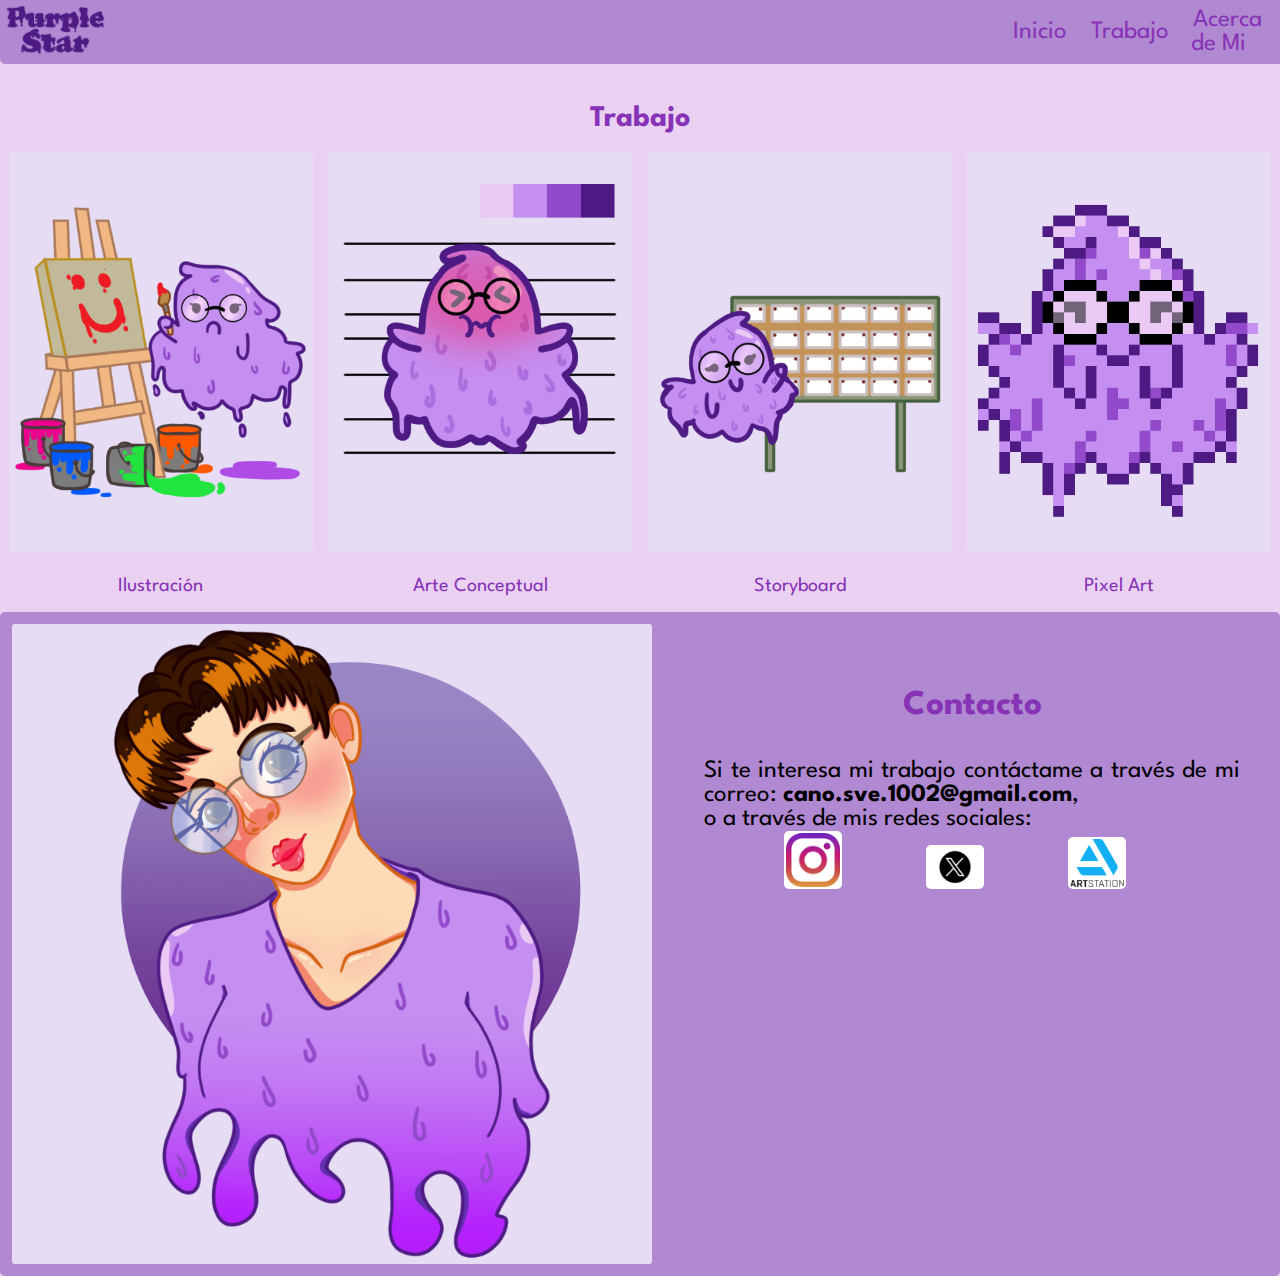
<file: Portafolio_SvetlanaCanoSens_Trabajo.html>
<!DOCTYPE html>
<html lang="en">
<head>
    <meta charset="UTF-8">
    <meta http-equiv="X-UA-Compatible" content="IE=edge">
    <meta name="viewport" content="width=device-width, initial-scale=1.0">
    <title>Trabajos: Purple Star</title>

    <link rel = "stylesheet" href = "Portafolio_CSS/Portafolio_SvetlanaCano_Trabajo.css">
    <script src = "Portafolio_JS/Portafolio_SvetlanaCanoSens.js"></script>
    
    <script src="https://code.jquery.com/jquery-3.6.4.min.js" integrity="sha256-oP6HI9z1XaZNBrJURtCoUT5SUnxFr8s3BzRl+cbzUq8=" crossorigin="anonymous"></script>

    <script src = "https://cdn.jsdelivr.net/npm/bootstrap@5.3.0-alpha1/dist/js/bootstrap.bundle.min.js" integrity = "sha384-w76AqPfDkMBDXo30jS1Sgez6pr3x5MlQ1ZAGC+nuZB+EYdgRZgiwxhTBTkF7CXvN" crossorigin = "anonymous"></script>
    
    <link rel="preconnect" href="https://fonts.googleapis.com">
    <link rel="preconnect" href="https://fonts.gstatic.com" crossorigin>
    <link href="https://fonts.googleapis.com/css2?family=League+Spartan:wght@300&family=Unna&display=swap" rel="stylesheet">

    <meta name = "viewport" content = "width=device-width, initial-scale=1">
</head>
<body>
    <div class = "contenedorMenuTrabajo fixedTrabajo">
        <a href = "index.html"><img src = "Portafolio_Imagenes/logo.png" alt = "logo"></a>

        <ul>
            <li><a href = "index.html">Inicio</a></li>
            <li><a href = "Portafolio_SvetlanaCanoSens_Trabajo.html">Trabajo</a></li>
            <li><a href = "Portafolio_SvetlanaCanoSens_AcercaDeMi.html">Acerca de Mi</a></li>
        </ul>
    </div>
    
    <div class = "tituloTrabajo">
        <h4>Trabajo</h4>
    </div>

    <div class = "contenedorDivicionDeTrabajos">
        <ul>
            <li>
                <a href ="Portafolio_SvetlanaCanoSens_Ilustracion.html"><img src = "Portafolio_Imagenes/imagen_trabajo_1.jpg" alt = "imagenIlustracion" class = "amplearImagen"></a>
                
                <p><a href = "Portafolio_SvetlanaCanoSens_Ilustracion.html">Ilustración</a></p>
            </li>

            <li>
                <a href="Portafolio_SvetlanaCanoSens_ConcepArt.html"><img src = "Portafolio_Imagenes/imagen_trabajo_2.jpg" alt = "imagenConcepArt" class = "amplearImagen"></a>
                
                <p><a href = "Portafolio_SvetlanaCanoSens_ConcepArt.html">Arte Conceptual</a></p>
            </li>

            <li>
                <a href="Portafolio_SvetlanaCanoSens_Storyboard.html"><img src = "Portafolio_Imagenes/imagen_trabajo_3.jpg" alt = "imagenStoryboard" class = "amplearImagen"></a>
                
                <p><a href = "Portafolio_SvetlanaCanoSens_Storyboard.html">Storyboard</a></p>
            </li>

            <li>
                <a href="Portafolio_SvetlanaCanoSens_PixelArt.html"><img src = "Portafolio_Imagenes/imagen_trabajo_4.jpg" alt = "imagenPixelArt" class = "amplearImagen"></a>
                
                <p><a href = "Portafolio_SvetlanaCanoSens_PixelArt.html">Pixel Art</a></p>
            </li>
        </ul>
    </div>

    <div class = "contenedorContacto">
        <img src = "Portafolio_Imagenes/Autorretrato.jpg" alt = "Autoretrato">

        <ul>
            <h3>Contacto</h3>

            <p>Si te interesa mi trabajo contáctame a través de mi correo: <strong>cano.sve.1002@gmail.com</strong>,</p>

            <p>o a través de mis redes sociales:</p>
        
            <a href = "https://www.instagram.com/purpple_staar/" target = "_blank"><img src = "Portafolio_Imagenes/instagram.png" alt = "instagram"></a>

             <a href = "https://twitter.com/PurppleStaar" target="_blank"><img src = "Portafolio_Imagenes/twitter.png" alt = "twitter"></a>
            
            <a href = "https://www.artstation.com/inicio" target="_blank"><img src = "Portafolio_Imagenes/artstation.png" alt = "artstation"></a>
        </ul>
    <div>
</body>
</html>
</file>
<file: Portafolio_CSS/Portafolio_SvetlanaCanoSens_Inicio.css>
/*(OoO)r*/
/*Cuerpo*/
body {
    margin: 0;
    padding: 0;
    font-family: 'League Spartan', sans-serif;
    background: #EAD1F2;
}
/*Cuerpo*/

/*Menu de Inicio*/
.contenedorMenuInicio {
    background: #B188D2;
    margin: 0;
    padding: 2px;
    justify-content: center;
    display: -webkit-box;
    display: -moz-box;
    display: -ms-flexbox;
    display: -webkit-flex;
    display: flex;
    border-radius: 0 5px;
}

.contenedorMenuInicio img {
    width: 10%;
}

.contenedorMenuInicio ul {
    list-style: none;
    display: flex;
    align-items: center;
    margin: 1px;
    padding: 2px;
}

.contenedorMenuInicio li {
    margin-right: 20px;
}

.contenedorMenuInicio li a {
    color: #8733B5;
    text-decoration: none;
    text-align: center;
    font-size: 25px;
    margin: 0;
    padding: 2px;
}

.contenedorMenuInicio li a:hover {
    font-weight: bolder;
}

.fixedInicio {
    position: fixed;
    z-index: 1000;
    top: 0;
    width: 100%;
}
/*Menu de Inicio*/

/*Nombre*/
.contenedorNombre {
    position:absolute;
    text-align: center;
    width: 100%;
    top: 20%;
    margin: 0;
    padding: 0;
}

.contenedorNombre h4 {
    color: #120B17;
    font-size: 80px;
    margin: 0;
    padding: 0;
}

.contenedorNombre p {
    color: #120B17;
    font-size: 75px;
    margin: 0;
    padding: 0;
}
/*Nombre*/

/*Slider de Inicio*/
.contenedorSliderImagen {
    overflow: hidden;
    top: 15%;
    margin: 0;
    padding: 0;
}

.contenedorSliderImagen ul {
    display: flex;
    margin: 0;
    padding: 0;
    width: 400%;
    animation: slide 18s infinite ease-in-out;
}

.contenedorSliderImagen li {
    list-style: none;
    width: 100%;
}

.contenedorSliderImagen img {
    width: 100%;
    border-radius: 0 5px;
}

@keyframes slide {
    0%{margin-left: 0%;}
    20%{margin-left: 0%;}

    25%{margin-left: -100%;}
    45%{margin-left: -100%;}

    50%{margin-left: -200%;}
    70%{margin-left: -200%;}

    75%{margin-left: -300%;}
    100%{margin-left: -300%;}
}
/*Slider de Inicio*/

/*Divicion de Trabajos*/
.contenedorDivicionDeTrabajos {
    text-align: center;
    width: 100%;
    padding: 0;
    margin: 0;
}

.contenedorDivicionDeTrabajos h3 {
    font-weight: bolder;
    margin: 0;
    padding: 3px;
}

.contenedorDivicionDeTrabajos h3 a {
    font-size: 30px;
}

.contenedorDivicionDeTrabajos ul {
    list-style: none;
    display: flex;
    margin: 0;
    padding: 1px;
}

.contenedorDivicionDeTrabajos img {
    width: 95%;
    margin: 0;
    padding: 2px;
    border-radius: 5px;
}

.contenedorDivicionDeTrabajos li {
    justify-content: center;
    width: 100%;
}

.contenedorDivicionDeTrabajos a {
    text-align: center;   
    font-size: 25px;
    margin: 0;
    padding: 0;
    text-decoration: none;
    text-indent: 0;
    color: #8733B5;
}

.contenedorDivicionDeTrabajos h3 a {
    font-size: 35;
}

.contenedorDivicionDeTrabajos li a:hover {
    font-weight: bolder;
}

.amplearImagen {
    transition: transform 0.2s ease-in-out;
}

.amplearImagen:hover {
    transform: scale(1.05);
}
/*Divicion de Trabajos*/

/*Contacto*/
.contenedorContacto {
    background: #B188D2;
    justify-content: space-between;
    display: -webkit-box;
    display: -webkit-flex;
    border-radius: 5px;
}

.contenedorContacto img {
    width: 30%;
    margin: 10px;
    border-radius: 5px;
    padding: 2px;
}

.contenedorContacto ul {
    list-style: none;
    align-items: center;
    margin: 20px;
    padding: 20px;
}

.contenedorContacto h3 {
    text-align: center;
    padding: 1px;
    font-weight: bolder;
    font-size: 35px;
    color: #8733B5;
    padding: 2px;
}

.contenedorContacto p {
    text-align: justify;
    font-size: 25px;
    margin: 0;
}

.contenedorContacto a img {
    background: white;
    align-items: center;
    margin: 0 0 0 25%;
    width: 10%;
}
/*Contacto*/

/*Parte Responsivo*/
@media (max-width: 767px) {
    /*Menu de Inicio*/
    .contenedorMenuInicio {
        justify-content: center;
        flex-flow: column wrap;
        margin: 0;
        padding: 10px;
    }

    .contenedorMenuInicio ul {
        width: 120%;
        justify-content: center;
        padding: 1px;
    }

    .contenedorMenuInicio img {
        display: none;
    }

    .contenedorMenuInicio li a {
        text-align: center;
        padding: 0;
        font-size: 20px;
    }
    /*Menu de Inicio*/

    /*Nombre*/
    .contenedorNombre {
        top: 10%;
        margin: 0;
        padding: 0;
    }

    .contenedorNombre h4 {
        font-size: 95px;
    }

    .contenedorNombre p {
        font-size: 80px;
    }
    /*Nombre*/

    /*Slider de Inicio*/
    .contenedorSliderImagen {
        min-width: 130%;
        margin-top: 12px;
    }
    /*Slider de Inicio*/

    /*Divicion de Trabajos*/
    .contenedorDivicionDeTrabajos {
        width: 100%;
    }

    .contenedorDivicionDeTrabajos ul {
        flex-flow: column wrap;
        padding: 0;
    }

    .contenedorDivicionDeTrabajos img {
        width: 95%;
    }

    .contenedorDivicionDeTrabajos h3 {
        font-size: 25px;
    }

    .contenedorDivicionDeTrabajos p {
        font-size: 20px;
        margin: 1px;
        padding: 1px;
    }
    /*Divicion de Trabajos*/

    /*Contacto*/
    .contenedorContacto {
        flex-flow: column wrap;
        padding: 0;
        align-items: center;
        width: 100%;
    }

    .contenedorContacto img {
        width: 90%;
        padding: 0;
        margin: 5px;
    }

    .contenedorContacto ul {
        margin: 4px 4px;
        padding: 4px 4px;
    }

    .contenedorContacto h3 {
        font-size: 25px;
        margin: 0;
        padding: 1px;
    }

    .contenedorContacto p {
        font-size: 20px;
    }

    .contenedorContacto a img {
        align-items: center;
        margin: 0 0 0 25%;
        width: 10%;
    }
    /*Contacto*/
}

@media (max-width: 991px) {
    /*Menu de Inicio*/
    .contenedorMenuInicio {
        justify-content: center;
        flex-flow: column wrap;
        margin: 0;
        padding: 10px;
    }

    .contenedorMenuInicio ul {
        text-align: center;
        width: 90%;
        padding: 1px;
    }

    .contenedorMenuInicio img {
        display: none;
    }

    .contenedorMenuInicio li a {
        text-align: center;
        padding: 0;
        font-size: 20px;
    }
    /*Menu de Inicio*/

    /*Nombre*/
    .contenedorNombre {
        top: 10%;
        margin: 0;
        padding: 0;
    }

    .contenedorNombre h4 {
        font-size: 30px;
        margin: 0;
        padding: 0;
    }

    .contenedorNombre p {
        font-size: 20px;
        margin: 0;
        padding: 0;
    }
    /*Nombre*/

    /*Slider de Inicio*/
    .contenedorSliderImagen {
        min-width: 56%;
        margin-top: 23px;
    }

    .contenedorSliderImagen h4 {
        width: 100%;
        top: 55%;
        font-size: 50px;
    }

    .contenedorSliderImagen p {
        width: 100%;
        top: 60%;
        font-size: 45px;
    }
    /*Slider de Inicio*/

    /*Divicion de Trabajos*/
    .contenedorDivicionDeTrabajos h3 {
        font-size: 25px;
    }

    .contenedorDivicionDeTrabajos p a {
        font-size: 20px;
        margin: 0;
        padding: 1px;
    }
    /*Divicion de Trabajos*/

    /*Contacto*/
    .contenedorContacto img {
        width: 50%;
        margin: 10px;
        border-radius: 5px;
    }

    .contenedorContacto ul {
        margin: 15px;
        padding: 30px;
    }

    .contenedorContacto h3 {
        text-align: center;
        padding: 1px;
        font-weight: bolder;
        font-size: 25px;
        color: #8733B5;
        padding: 2px;
    }

    .contenedorContacto p {
        text-align: justify;
        font-size: 20px;
        margin: 0;
    }

    .contenedorContacto a img {
        align-items: center;
        margin: 0 0 0 15%;
        width: 10%;
    }
    /*Contacto*/
}

@media (min-width: 768px) and (max-width: 1199px) {
    /*Menu de Inicio*/
    .contenedorMenuInicio {
        margin: 0;
        padding: 5px;
        justify-content: center;
        border-radius: 0 5px;
    }
    
    .contenedorMenuInicio ul {
        justify-content: center;
        width: 100%;
        margin: 1px;
        padding: 2px;
    }
    
    .contenedorMenuInicio li {
        margin-right: 20px;
    }
    
    .contenedorMenuInicio li a {
        font-size: 25px;
        margin: 0;
        padding: 2px;
    }
    /*Menu de Inicio*/

    /*Nombre*/
    .contenedorNombre {
        top: 15%;
        margin: 0;
        padding: 0;
    }

    .contenedorNombre h4 {
        font-size: 50px;
        margin: 0;
        padding: 0;
    }

    .contenedorNombre p {
        font-size: 45px;
        margin: 0;
        padding: 0;
    }
    /*Nombre*/

    /*Slider de Inicio*/
    .contenedorSliderImagen {
        margin-top: 20px;
    }
    /*Slider de Inicio*/

    /*Divicion de Trabajos*/
    .contenedorDivicionDeTrabajos {
        text-align: center;
        width: 100%;
        padding: 0;
        margin: 0;
    }
    
    .contenedorDivicionDeTrabajos h3 {
        font-weight: bolder;
        margin: 0;
        padding: 3px;
    }
    
    .contenedorDivicionDeTrabajos ul {
        list-style: none;
        display: flex;
        margin: 0;
        padding: 1px;
    }
    
    .contenedorDivicionDeTrabajos h3{
        font-size: 30;
    }

    .contenedorDivicionDeTrabajos p {
        margin: 0;
        padding: 1px;
    }
    /*Divicion de Trabajos*/

    /*Contacto*/
    .contenedorContacto img {
        width: 50%;
        margin: 10px;
        border-radius: 5px;
    }

    .contenedorContacto ul {
        margin: 15px;
        padding: 25px;
    }

    .contenedorContacto h3 {
        font-size: 25;
        padding: 2px;
    }

    .contenedorContacto a img {
        align-items: center;
        margin: 0 0 0 15%;
        width: 10%;
    }
    /*Contacto*/
}

@media (min-width: 1200px) and (max-width: 1400px) {
    /*Menu de Inicio*/
    .contenedorMenuInicio {
        margin: 0;
        padding: 5px;
        justify-content: center;
        border-radius: 0 5px;
    }

    .contenedorMenuInicio img a {
        margin: 5px;
        padding: 5px;
    }
    
    .contenedorMenuInicio ul {
        justify-content: center;
        margin: 1px;
        padding: 2px;
    }
    
    .contenedorMenuInicio li {
        margin-right: 20px;
    }
    /*Menu de Inicio*/

    /*Nombre*/
    .contenedorNombre {
        top: 18%;
        margin: 0;
        padding: 0;
    }
    /*Nombre*/

    /*Slider de Inicio*/
    .contenedorSliderImagen {
        top: 20px;
    }
    /*Slider de Inicio*/

    /*Divicion de Trabajos*/
    .contenedorDivicionDeTrabajos h3 {
        font-weight: bolder;
        margin: 0;
        padding: 3px;
        font-size: 30px;
    }

    .contenedorDivicionDeTrabajos p a{
        margin: 0;
        padding: 1px;
        font-size: 20px;
    }
    /*Divicion de Trabajos*/

    /*Contacto*/
    .contenedorContacto img {
        width: 50%;
        margin: 10px;
        border-radius: 5px;
    }

    .contenedorContacto ul {
        margin: 15px;
        padding: 25px;
    }

    .contenedorContacto h3 {
        font-size: 30;
        padding: 2px;
    }

    .contenedorContacto a img {
        align-items: center;
        margin: 0 0 0 15%;
        width: 10%;
    }
    /*Contacto*/
}
/*Parte Responsivo */
</file>
<file: Portafolio_CSS/Portafolio_SvetlanaCanoSens_AcercaDeMi.css>
/*(¬ n ¬)r*/
/*Cuerpo*/
body {
    margin: 0;
    padding: 0;
    font-family: 'League Spartan', sans-serif;
    background: #EAD1F2;
}
/*Cuerpo*/

/*Menu de Inicio*/
.contenedorMenuAcercaDeMi {
    background: #B188D2;
    margin: 0;
    padding: 2px;
    justify-content: center;
    display: -webkit-box;
    display: -moz-box;
    display: -ms-flexbox;
    display: -webkit-flex;
    display: flex;
    border-radius: 0 5px;
}

.contenedorMenuAcercaDeMi img {
    width: 10%;
}

.contenedorMenuAcercaDeMi ul {
    list-style: none;
    display: flex;
    align-items: center;
    margin: 1px;
    padding: 2px;
}

.contenedorMenuAcercaDeMi li {
    margin-right: 20px;
}

.contenedorMenuAcercaDeMi li a {
    color: #8733B5;
    text-decoration: none;
    text-align: center;
    font-size: 25px;
    margin: 0;
    padding: 2px;
}

.contenedorMenuAcercaDeMi li a:hover {
    font-weight: bolder;
}

.fixedAcercaDeMi {
    position: fixed;
    z-index: 1000;
    top: 0;
    width: 100%;
}
/*Menu de Inicio*/

/*Titulo de Acerca de Mi*/
.tituloAcercaDeMi {
    align-items: center;
    justify-content: center;
    margin-top: 7%;
}

.tituloAcercaDeMi h4 {
    margin: 0;
    padding: 15px;
    text-align: center;
    color: #8733B5;
    font-size: 30px;
}
/*Titulo de Acerca de Mi*/

/*Información e Imagen*/
.contenedorInformacion {
    align-items: center;
    margin: 0;
}

.contenedorInformacion ul {
    text-align: center;
    justify-content: center;
    margin: 0;
    width: 70%;
}

.contenedorInformacion img {
    text-align: center;
    width: 5%;
    margin: 0 0 0 16%;
    padding: 2px;
}

.contenedorInformacion p {
    text-align: justify;
    font-size: 25px;
    width: 130%;
    margin: 0;
    padding: 2%;
}
/*Información e Imagen*/

/*Contacto*/
.contenedorContacto {
    background: #B188D2;
    justify-content: space-between;
    display: -webkit-box;
    display: -webkit-flex;
    border-radius: 5px 0;
}

.contenedorContacto img {
    width: 30%;
    margin: 10px;
    border-radius: 5px;
}

.contenedorContacto ul {
    list-style: none;
    align-items: center;
    margin: 20px;
    padding: 40px;
}

.contenedorContacto h3 {
    text-align: center;
    padding: 1px;
    font-weight: bolder;
    font-size: 35px;
    color: #8733B5;
    padding: 2px;
}

.contenedorContacto p {
    text-align: justify;
    font-size: 25px;
    margin: 0;
}

.contenedorContacto a img {
    background: white;
    align-items: center;
    margin: 0 0 0 25%;
    width: 10%;
}
/*Contacto*/

/*Parte Responsivo*/
@media (max-width: 767px) {
    /*Menu de Inicio*/
    .contenedorMenuAcercaDeMi {
        justify-content: center;
        flex-flow: column wrap;
        margin: 0;
        padding: 10px;
    }

    .contenedorMenuAcercaDeMi ul {
        width: 120%;
        justify-content: center;
        padding: 1px;
    }

    .contenedorMenuAcercaDeMi img {
        display: none;
    }

    .contenedorMenuAcercaDeMi li a {
        text-align: center;
        padding: 0;
        font-size: 20px;
    }
    /*Menu de Inicio*/

    /*Titulo de Acerca de Mi*/
    .tituloAcercaDeMi {
        top: 40%;
    }
    /*Titulo de Acerca de Mi*/

    /*Información e Imagen*/
    .contenedorInformacion ul {
        text-align: center;
        margin: 0;
        padding: 10px;
    }

    .contenedorInformacion img {
        text-align: center;
        width: 15%;
        margin: 0 0 0 16%;
        padding: 2px;
    }
    /*Información e Imagen*/

    /*Contacto*/
    .contenedorContacto {
        flex-flow: column wrap;
        padding: 0;
        align-items: center;
        width: 100%;
    }

    .contenedorContacto img {
        width: 90%;
        padding: 0;
        margin: 5px;
    }

    .contenedorContacto ul {
        margin: 4px 4px;
        padding: 4px 4px;
    }

    .contenedorContacto h3 {
        font-size: 25px;
        margin: 0;
        padding: 1px;
    }

    .contenedorContacto p {
        font-size: 20px;
    }

    .contenedorContacto a img {
        align-items: center;
        margin: 0 0 0 25%;
        width: 10%;
    }
    /*Contacto*/
}

@media (max-width: 991px) {
    /*Menu de Inicio*/
    .contenedorMenuAcercaDeMi {
        justify-content: center;
        flex-flow: column wrap;
        margin: 0;
        padding: 10px;
    }

    .contenedorMenuAcercaDeMi ul {
        text-align: center;
        width: 90%;
        padding: 1px;
    }

    .contenedorMenuAcercaDeMi img {
        display: none;
    }

    .contenedorMenuAcercaDeMi li a {
        text-align: center;
        padding: 0;
        font-size: 20px;
    }
    /*Menu de Inicio*/

    /*Titulo de Acerca de Mi*/
    .tituloAcercaDeMi {
        top: 50%;
    }
    /*Titulo de Acerca de Mi*/

    /*Información e Imagen*/
    .contenedorInformacion ul {
        text-align: center;
        margin: 0;
        padding: 10px;
    }
    /*Información e Imagen*/

    /*Contacto*/
    .contenedorContacto img {
        width: 50%;
        margin: 10px;
        border-radius: 5px;
    }

    .contenedorContacto ul {
        margin: 15px;
        padding: 30px;
    }

    .contenedorContacto h3 {
        text-align: center;
        padding: 1px;
        font-weight: bolder;
        font-size: 25px;
        color: #8733B5;
        padding: 2px;
    }

    .contenedorContacto p {
        text-align: justify;
        font-size: 20px;
        margin: 0;
    }

    .contenedorContacto a img {
        align-items: center;
        margin: 0 0 0 5%;
        width: 10%;
    }

    .contenedorContacto a img {
        align-items: center;
        margin: 0 0 0 25%;
        width: 10%;
    }
    /*Contacto*/
}

@media (min-width: 768px) and (max-width: 1199px) {
    /*Menu de Inicio*/
    .contenedorMenuAcercaDeMi {
        margin: 0;
        padding: 5px;
        justify-content: center;
        border-radius: 0 5px;
    }
    
    .contenedorMenuAcercaDeMi ul {
        justify-content: center;
        width: 100%;
        margin: 1px;
        padding: 2px;
    }
    
    .contenedorMenuAcercaDeMi li {
        margin-right: 20px;
    }
    
    .contenedorMenuAcercaDeMi li a {
        font-size: 25px;
        margin: 0;
        padding: 2px;
    }
    /*Menu de Inicio*/

    /*Titulo de Acerca de Mi*/
    .tituloAcercaDeMi {
        top: 50%;
    }
    /*Titulo de Acerca de Mi*/

    /*Información e Imagen*/
    .contenedorInformacion ul {
        text-align: center;
        margin: 0;
        padding: 10px;
    }
    /*Información e Imagen*/

    /*Contacto*/
    .contenedorContacto img {
        width: 50%;
        margin: 10px;
        border-radius: 5px;
    }

    .contenedorContacto ul {
        margin: 15px;
        padding: 25px;
    }

    .contenedorContacto h3 {
        font-size: 25;
        padding: 2px;
    }

    .contenedorContacto a img {
        align-items: center;
        margin: 0 0 0 15%;
        width: 10%;
    }
    /*Contacto*/
}

@media (min-width: 1200px) and (max-width: 1400px) {
    /*Menu de Inicio*/
    .contenedorMenuAcercaDeMi {
        margin: 0;
        padding: 5px;
        justify-content: center;
        border-radius: 0 5px;
    }

    .contenedorMenuAcercaDeMi img a {
        margin: 5px;
        padding: 5px;
    }
    
    .contenedorMenuAcercaDeMi ul {
        justify-content: center;
        margin: 1px;
        padding: 2px;
    }
    
    .contenedorMenuAcercaDeMi li {
        margin-right: 20px;
    }
    /*Menu de Inicio*/

    /*Titulo de Acerca de Mi*/
    .tituloAcercaDeMi {
        top: 50%;
    }
    /*Titulo de Acerca de Mi*/

    /*Información e Imagen*/
    .contenedorInformacion ul {
        text-align: center;
        margin: 0;
        padding: 10px;
    }
    /*Información e Imagen*/

    /*Contacto*/
    .contenedorContacto img {
        width: 50%;
        margin: 10px;
        border-radius: 5px;
    }

    .contenedorContacto ul {
        margin: 15px;
        padding: 25px;
    }

    .contenedorContacto h3 {
        font-size: 30;
        padding: 2px;
    }

    .contenedorContacto a img {
        align-items: center;
        margin: 0 0 0 15%;
        width: 10%;
    }
    /*Contacto*/
}
    /*Parte Responsivo */
</file>
<file: Portafolio_CSS/Portafolio_SvetlanaCanoSens_ConsepArt.css>
/*o(*^▽^*)┛*/
/*Cuerpo*/
body {
    margin: 0;
    padding: 0;
    font-family: 'League Spartan', sans-serif;
    background: #EAD1F2;
}
/*Cuerpo*/

/*Menu de Inicio*/
.contenedorMenuConcepArt {
    background: #B188D2;
    margin: 0;
    padding: 2px;
    justify-content: center;
    display: -webkit-box;
    display: -moz-box;
    display: -ms-flexbox;
    display: -webkit-flex;
    display: flex;
    border-radius: 0 5px;
}

.contenedorMenuConcepArt img {
    width: 10%;
}

.contenedorMenuConcepArt ul {
    list-style: none;
    display: flex;
    align-items: center;
    margin: 1px;
    padding: 2px;
}

.contenedorMenuConcepArt li {
    margin-right: 20px;
}

.contenedorMenuConcepArt li a {
    color: #8733B5;
    text-decoration: none;
    text-align: center;
    font-size: 25px;
    margin: 0;
    padding: 2px;
}

.contenedorMenuConcepArt li a:hover {
    font-weight: bolder;
}

.fixedConcepArt {
    position: fixed;
    z-index: 2;
    top: 0;
    width: 100%;
}
/*Menu de Inicio*/

/*Galeria*/
.contenedorImagenes {
    align-items: center;
    justify-content: center;
    margin-top: 7%;
}

.contenedorImagenes h4 {
    margin: 0;
    padding: 15px;
    text-align: center;
    color: #8733B5;
    font-size: 30px;
}

.contenedorImagenes p {
    text-align: justify;
    font-size: 25px;
    margin: 0;
    padding: 1%;
}

.contenedorImagenes h3 {
    margin: 0;
    padding: 10px;
    text-align: justify;
    color: #551873;
    font-size: 30px;
}

.contenedorImagenes ul {
    display: grid;
    grid-template-columns: repeat(auto-fit, minmax(350px, 1fr));
    margin: 0;
    padding: 9px 9px;
    grid-gap: 9px;
    overflow: hidden;
}

.contenedorImagenes img {
    justify-content: center;
    vertical-align: top;
    width: 100%;
    height: 300px;
    object-fit: cover;
    margin: 0;
    padding: 0;
    background: white;
    border-radius: 5px;
}

.amplearImagen {
    transition: transform 0.2s ease-in-out;
}

.amplearImagen:hover {
    transform: scale(1.1);
}
/*Galeria*/

/*Ventana Emergente*/
.ventanaEmergenteConcepArt {
    position: fixed;
    top: 0;
    left: 0;
    width: 100%;
    height: 100%;
    background: rgba(0, 0, 0, 0.5);
    z-index: 3;
    display: none;
    justify-content: center;
    align-items: center;
}

.ventanaEmergenteConcepArt ul {
    text-align: center;
}

.ventanaEmergenteConcepArt button {
    position: absolute;
    top: 10px;
    right: 10px;
    font-size: 24px;
    color: #8733B5;
    cursor: pointer;
    border-radius: 5px;
    border: none;
}

.ventanaEmergenteConcepArt img {
    background: #fff;
    display: block;
    max-width: 50%;
    max-height: 50%;
    margin: auto;
    margin-top: 40px;
}

.ventanaEmergenteConcepArt p {
    color: #B188D2;
    margin-top: 20px;
    font-size: 20px;
}
/*Ventana Emergente*/

/*Contacto*/
.contenedorContacto {
    background: #B188D2;
    justify-content: space-between;
    display: -webkit-box;
    display: -webkit-flex;
    border-radius: 5px;
}

.contenedorContacto img {
    width: 30%;
    margin: 10px;
    border-radius: 5px;
    padding: 2px;
}

.contenedorContacto ul {
    list-style: none;
    align-items: center;
    margin: 20px;
    padding: 20px;
}

.contenedorContacto h3 {
    text-align: center;
    padding: 1px;
    font-weight: bolder;
    font-size: 35px;
    color: #8733B5;
    padding: 2px;
}

.contenedorContacto p {
    text-align: justify;
    font-size: 25px;
    margin: 0;
}

.contenedorContacto a img {
    background: white;
    align-items: center;
    margin: 0 0 0 25%;
    width: 10%;
}
/*Contacto*/

/*Parte Responsivo*/
@media (max-width: 767px) {
    /*Menu de Inicio*/
    .contenedorMenuConcepArt {
        justify-content: center;
        flex-flow: column wrap;
        margin: 0;
        padding: 10px;
    }

    .contenedorMenuConcepArt ul {
        width: 120%;
        justify-content: center;
        padding: 1px;
    }

    .contenedorMenuConcepArt img {
        display: none;
    }

    .contenedorMenuConcepArt li a {
        text-align: center;
        padding: 0;
        font-size: 20px;
    }
    /*Menu de Inicio*/

    /*Galeria*/
    .contenedorImagenes {
        top: 50%;
    }

    .contenedorImagenes p {
        text-align: justify;
        font-size: 20px;
        margin: 0;
        padding: 5px;
    }

    .contenedorImagenes ul {
        text-align: center;
        margin: 0;
        padding: 10px;
    }
    /*Galeria*/

    /*Ventana Emergente*/
    .ventanaEmergenteConcepArt button {
        top: 10px;
        right: 10px;
        font-size: 24px;
    }

    .ventanaEmergenteConcepArt ul {
        margin: 0;
        padding: 0;
    }

    .ventanaEmergenteConcepArt img {
        max-width: 80%;
        max-height: 80%;
        margin: auto;
        margin-top: 40px;
    }
    /*Ventana Emergente*/

    /*Contacto*/
    .contenedorContacto {
        flex-flow: column wrap;
        padding: 0;
        align-items: center;
        width: 100%;
    }

    .contenedorContacto img {
        width: 90%;
        padding: 0;
        margin: 5px;
    }

    .contenedorContacto ul {
        margin: 4px 4px;
        padding: 4px 4px;
    }

    .contenedorContacto h3 {
        font-size: 25px;
        margin: 0;
        padding: 1px;
    }

    .contenedorContacto p {
        font-size: 20px;
    }

    .contenedorContacto a img {
        align-items: center;
        margin: 0 0 0 25%;
        width: 10%;
    }
    /*Contacto*/
}

@media (max-width: 991px) {
    /*Menu de Inicio*/
    .contenedorMenuConcepArt {
        justify-content: center;
        flex-flow: column wrap;
        margin: 0;
        padding: 10px;
    }

    .contenedorMenuConcepArt ul {
        text-align: center;
        width: 90%;
        padding: 1px;
    }

    .contenedorMenuConcepArt img {
        display: none;
    }

    .contenedorMenuConcepArt li a {
        text-align: center;
        padding: 0;
        font-size: 20px;
    }
    /*Menu de Inicio*/

    /*Galeria*/
    .contenedorImagenes {
        top: 50%;
    }

    .contenedorImagenes p {
        text-align: justify;
        font-size: 20px;
        margin: 0;
        padding: 5px;
    }

    .contenedorImagenes ul {
        text-align: center;
        margin: 0;
        padding: 10px;
    }
    /*Galeria*/

    /*Ventana Emergente*/
    .ventanaEmergenteConcepArt button {
        top: 10px;
        right: 10px;
        font-size: 24px;
    }

    .ventanaEmergenteConcepArt ul {
        margin: 0;
        padding: 0;
    }

    .ventanaEmergenteConcepArt img {
        max-width: 80%;
        max-height: 80%;
        margin: auto;
        margin-top: 40px;
    }
    /*Ventana Emergente*/

    /*Contacto*/
    .contenedorContacto img {
        width: 50%;
        margin: 10px;
        border-radius: 5px;
    }

    .contenedorContacto ul {
        margin: 15px;
        padding: 30px;
    }

    .contenedorContacto h3 {
        text-align: center;
        padding: 1px;
        font-weight: bolder;
        font-size: 25px;
        color: #8733B5;
        padding: 2px;
    }

    .contenedorContacto p {
        text-align: justify;
        font-size: 20px;
        margin: 0;
    }

    .contenedorContacto a img {
        align-items: center;
        margin: 0 0 0 25%;
        width: 10%;
    }
    /*Contacto*/
}

@media (min-width: 768px) and (max-width: 1199px) {
    /*Menu de Inicio*/
    .contenedorMenuConcepArt {
        margin: 0;
        padding: 5px;
        justify-content: center;
        border-radius: 0 5px;
    }
    
    .contenedorMenuConcepArt ul {
        justify-content: center;
        width: 100%;
        margin: 1px;
        padding: 2px;
    }
    
    .contenedorMenuConcepArt li {
        margin-right: 20px;
    }
    
    .contenedorMenuConcepArt li a {
        font-size: 25px;
        margin: 0;
        padding: 2px;
    }
    /*Menu de Inicio*/

    /*Galeria*/
    .contenedorImagenes {
        top: 50%;
    }

    .contenedorImagenes p {
        text-align: justify;
        font-size: 20px;
        margin: 0;
        padding: 5px;
    }

    .contenedorImagenes ul {
        text-align: center;
        margin: 0;
        padding: 10px;
    }
    /*Galeria*/

    /*Ventana Emergente*/
    .ventanaEmergenteConcepArt button {
        top: 10px;
        right: 10px;
        font-size: 24px;
    }

    .ventanaEmergenteConcepArt ul {
        margin: 0;
        padding: 0;
    }

    .ventanaEmergenteConcepArt img {
        max-width: 80%;
        max-height: 80%;
        margin: auto;
        margin-top: 40px;
    }
    /*Ventana Emergente*/

    /*Contacto*/
    .contenedorContacto img {
        width: 50%;
        margin: 10px;
        border-radius: 5px;
    }

    .contenedorContacto ul {
        margin: 15px;
        padding: 25px;
    }

    .contenedorContacto h3 {
        font-size: 30;
        padding: 2px;
    }

    .contenedorContacto a img {
        align-items: center;
        margin: 0 0 0 15%;
        width: 10%;
    }
    /*Contacto*/
}

@media (min-width: 1200px) and (max-width: 1400px) {
    /*Menu de Inicio*/
    .contenedorMenuConcepArt {
        margin: 0;
        padding: 5px;
        justify-content: center;
        border-radius: 0 5px;
    }

    .contenedorMenuConcepArt img a {
        margin: 5px;
        padding: 5px;
    }
    
    .contenedorMenuConcepArt ul {
        justify-content: center;
        margin: 1px;
        padding: 2px;
    }
    
    .contenedorMenuConcepArt li {
        margin-right: 20px;
    }
    /*Menu de Inicio*/

    /*Galeria*/
    .contenedorImagenes {
        top: 50%;
    }

    .contenedorImagenes p {
        text-align: justify;
        font-size: 20px;
        margin: 0;
        padding: 5px;
    }

    .contenedorImagenes ul {
        text-align: center;
        margin: 0;
        padding: 10px;
    }
    /*Galeria*/

    /*Ventana Emergente*/
    .ventanaEmergenteConcepArt button {
        top: 10px;
        right: 10px;
        font-size: 24px;
    }

    .ventanaEmergenteConcepArt ul {
        margin: 0;
        padding: 0;
    }

    .ventanaEmergenteConcepArt img {
        max-width: 80%;
        max-height: 80%;
        margin: auto;
        margin-top: 40px;
    }
    /*Ventana Emergente*/

    /*Contacto*/
    .contenedorContacto img {
        width: 50%;
        margin: 10px;
        border-radius: 5px;
    }

    .contenedorContacto ul {
        margin: 15px;
        padding: 25px;
    }

    .contenedorContacto h3 {
        font-size: 30;
        padding: 2px;
    }

    .contenedorContacto a img {
        align-items: center;
        margin: 0 0 0 15%;
        width: 10%;
    }
    /*Contacto*/
}
/*Parte Responsivo */
</file>
<file: Portafolio_CSS/Portafolio_SvetlanaCanoSens_Ilustraciones.css>
/* <(TnT)> */
/*Cuerpo*/
body {
    margin: 0;
    padding: 0;
    font-family: 'League Spartan', sans-serif;
    background: #EAD1F2;
}
/*Cuerpo*/

/*Menu de Inicio*/
.contenedorMenuIlustracion {
    background: #B188D2;
    margin: 0;
    padding: 2px;
    justify-content: center;
    display: -webkit-box;
    display: -moz-box;
    display: -ms-flexbox;
    display: -webkit-flex;
    display: flex;
    border-radius: 0 5px;
}

.contenedorMenuIlustracion img {
    width: 10%;
}

.contenedorMenuIlustracion ul {
    list-style: none;
    display: flex;
    align-items: center;
    margin: 1px;
    padding: 2px;
}

.contenedorMenuIlustracion li {
    margin-right: 20px;
}

.contenedorMenuIlustracion li a {
    color: #8733B5;
    text-decoration: none;
    text-align: center;
    font-size: 25px;
    margin: 0;
    padding: 2px;
}

.contenedorMenuIlustracion li a:hover {
    font-weight: bolder;
}

.fixedIlustracion {
    position: fixed;
    z-index: 2;
    top: 0;
    width: 100%;
}
/*Menu de Inicio*/

/*Titulo Ilustraciones*/
.tituloIlustracion {
    align-items: center;
    justify-content: center;
    margin-top: 7%;
}

.tituloIlustracion h4 {
    margin: 0;
    padding: 15px;
    text-align: center;
    color: #8733B5;
    font-size: 30px;
}
/*Titulo Ilustraciones*/

/*Galeria*/
.contenedorImagenes {
    margin: 0;
    align-items: center;
    justify-content: center;
}

.contenedorImagenes p {
    text-align: justify;
    font-size: 25px;
    margin: 0;
    padding: 0;
}

.contenedorImagenes ul {
    display: grid;
    grid-template-columns: repeat(auto-fit, minmax(350px, 1fr));
    margin: 0;
    padding: 9px 9px;
    grid-gap: 9px;
    overflow: hidden;
}

.contenedorImagenes img {
    background: white;
    justify-content: center;
    vertical-align: top;
    width: 100%;
    height: 300px;
    object-fit: cover;
    margin: 0;
    padding: 0;
    border-radius: 5px;
}

.amplearImagen {
    transition: transform 0.2s ease-in-out;
}

.amplearImagen:hover {
    transform: scale(1.1);
}
/*Galeria*/

/*Ventana Emergente*/
.contenedorVentanaEmergenteIlustracion {
    display: none;
    position: fixed;
    top: 0;
    left: 0;
    width: 100%;
    height: 100%;
    background-color: rgba(0, 0, 0, 0.8);
    z-index: 2;
    text-align: center;
}

.contenedorVentanaEmergenteIlustracion button {
    position: absolute;
    top: 10px;
    right: 10px;
    font-size: 24px;
    color: #8733B5;
    cursor: pointer;
    border-radius: 5px;
    border: none;
}

.contenedorVentanaEmergenteIlustracion img {
    background: white;
    display: block;
    max-width: 30%;
    max-height: 30%;
    margin: auto;
    margin-top: 40px;
}

.contenedorVentanaEmergenteIlustracion p {
    color: #B188D2;
    margin-top: 20px;
    font-size: 20px;
}
/*Ventana Emergente*/

/*Contacto*/
.contenedorContacto {
    background: #B188D2;
    justify-content: space-between;
    display: -webkit-box;
    display: -webkit-flex;
    border-radius: 5px;
}

.contenedorContacto img {
    width: 30%;
    margin: 10px;
    border-radius: 5px;
    padding: 2px;
}

.contenedorContacto ul {
    list-style: none;
    align-items: center;
    margin: 20px;
    padding: 20px;
}

.contenedorContacto h3 {
    text-align: center;
    padding: 1px;
    font-weight: bolder;
    font-size: 35px;
    color: #8733B5;
    padding: 2px;
}

.contenedorContacto p {
    text-align: justify;
    font-size: 25px;
    margin: 0;
}

.contenedorContacto a img {
    background: white;
    align-items: center;
    margin: 0 0 0 25%;
    width: 10%;
}
/*Contacto*/

/*Parte Responsivo*/
@media (max-width: 767px) {
    /*Menu de Inicio*/
    .contenedorMenuIlustracion {
        justify-content: center;
        flex-flow: column wrap;
        margin: 0;
        padding: 10px;
    }

    .contenedorMenuIlustracion ul {
        width: 120%;
        justify-content: center;
        padding: 1px;
    }

    .contenedorMenuIlustracion img {
        display: none;
    }

    .contenedorMenuIlustracion li a {
        text-align: center;
        padding: 0;
        font-size: 20px;
    }
    /*Menu de Inicio*/

    /*Titulo Ilustraciones*/
    .tituloIlustracion {
        top: 60%;
    }
    /*Titulo Ilustraciones*/

    /*Galeria*/
    .contenedorImagenes p {
        text-align: justify;
        font-size: 20px;
        margin: 0;
        padding: 5px;
    }

    .contenedorImagenes ul {
        text-align: center;
        margin: 0;
        padding: 10px;
    }
    /*Galeria*/

    /*Ventana Emergente*/
    .contenedorVentanaEmergenteIlustracion button {
        top: 10px;
        right: 10px;
        font-size: 24px;
    }

    .contenedorVentanaEmergenteIlustracion ul {
        margin: 0;
        padding: 0;
    }

    .contenedorVentanaEmergenteIlustracion img {
        max-width: 80%;
        max-height: 80%;
        margin: auto;
        margin-top: 40px;
    }
    /*Ventana Emergente*/

    /*Contacto*/
    .contenedorContacto {
        flex-flow: column wrap;
        padding: 0;
        align-items: center;
        width: 100%;
    }

    .contenedorContacto img {
        width: 90%;
        padding: 0;
        margin: 5px;
    }

    .contenedorContacto ul {
        margin: 4px 4px;
        padding: 4px 4px;
    }

    .contenedorContacto h3 {
        font-size: 25px;
        margin: 0;
        padding: 1px;
    }

    .contenedorContacto p {
        font-size: 20px;
    }

    .contenedorContacto a img {
        align-items: center;
        margin: 0 0 0 15%;
        width: 10%;
    }
    /*Contacto*/
}

@media (max-width: 991px) {
    /*Menu de Inicio*/
    .contenedorMenuIlustracion {
        justify-content: center;
        flex-flow: column wrap;
        margin: 0;
        padding: 10px;
    }

    .contenedorMenuIlustracion ul {
        text-align: center;
        width: 90%;
        padding: 1px;
    }

    .contenedorMenuIlustracion img {
        display: none;
    }

    .contenedorMenuIlustracion li a {
        text-align: center;
        padding: 0;
        font-size: 20px;
    }
    /*Menu de Inicio*/

    /*Titulo Ilustraciones*/
    .tituloIlustracion {
        top: 60%;
    }
    /*Titulo Ilustraciones*/

    /*Galeria*/
    .contenedorImagenes p {
        text-align: justify;
        font-size: 20px;
        margin: 0;
        padding: 5px;
    }

    .contenedorImagenes ul {
        text-align: center;
        margin: 0;
        padding: 10px;
    }
    /*Galeria*/

    /*Ventana Emergente*/
    .contenedorVentanaEmergenteIlustracion button {
        top: 10px;
        right: 10px;
        font-size: 24px;
    }

    .contenedorVentanaEmergenteIlustracion ul {
        margin: 0;
        padding: 0;
    }

    .contenedorVentanaEmergenteIlustracion img {
        max-width: 80%;
        max-height: 80%;
        margin: auto;
        margin-top: 40px;
    }
    /*Ventana Emergente*/

    /*Contacto*/
    .contenedorContacto img {
        width: 50%;
        margin: 10px;
        border-radius: 5px;
    }

    .contenedorContacto ul {
        margin: 15px;
        padding: 30px;
    }

    .contenedorContacto h3 {
        text-align: center;
        padding: 1px;
        font-weight: bolder;
        font-size: 25px;
        color: #8733B5;
        padding: 2px;
    }

    .contenedorContacto p {
        text-align: justify;
        font-size: 20px;
        margin: 0;
    }

    .contenedorContacto a img {
        align-items: center;
        margin: 0 0 0 15%;
        width: 10%;
    }
    /*Contacto*/
}

@media (min-width: 768px) and (max-width: 1199px) {
    /*Menu de Inicio*/
    .contenedorMenuIlustracion {
        margin: 0;
        padding: 5px;
        justify-content: center;
        border-radius: 0 5px;
    }
    
    .contenedorMenuIlustracion ul {
        justify-content: center;
        width: 100%;
        margin: 1px;
        padding: 2px;
    }
    
    .contenedorMenuIlustracion li {
        margin-right: 20px;
    }
    
    .contenedorMenuIlustracion li a {
        font-size: 25px;
        margin: 0;
        padding: 2px;
    }
    /*Menu de Inicio*/

    /*Titulo Ilustraciones*/
    .tituloIlustracion {
        top: 60%;
    }
    /*Titulo Ilustraciones*/

    /*Galeria*/
    .contenedorImagenes p {
        text-align: justify;
        font-size: 20px;
        margin: 0;
        padding: 5px;
    }

    .contenedorImagenes ul {
        text-align: center;
        margin: 0;
        padding: 10px;
    }
    /*Galeria*/

    /*Ventana Emergente*/
    .contenedorVentanaEmergenteIlustracion button {
        top: 10px;
        right: 10px;
        font-size: 24px;
    }

    .contenedorVentanaEmergenteIlustracion ul {
        margin: 0;
        padding: 0;
    }

    .contenedorVentanaEmergenteIlustracion img {
        max-width: 80%;
        max-height: 80%;
        margin: auto;
        margin-top: 40px;
    }
    /*Ventana Emergente*/

    /*Contacto*/
    .contenedorContacto img {
        width: 50%;
        margin: 10px;
        border-radius: 5px;
    }

    .contenedorContacto ul {
        margin: 15px;
        padding: 25px;
    }

    .contenedorContacto h3 {
        font-size: 25;
        padding: 2px;
    }

    .contenedorContacto a img {
        align-items: center;
        margin: 0 0 0 15%;
        width: 10%;
    }
    /*Contacto*/
}

@media (min-width: 1200px) and (max-width: 1400px) {
    /*Menu de Inicio*/
    .contenedorMenuIlustracion {
        margin: 0;
        padding: 5px;
        justify-content: center;
        border-radius: 0 5px;
    }

    .contenedorMenuIlustracion img a {
        margin: 5px;
        padding: 5px;
    }
    
    .contenedorMenuIlustracion ul {
        justify-content: center;
        margin: 1px;
        padding: 2px;
    }
    
    .contenedorMenuIlustracion li {
        margin-right: 20px;
    }
    /*Menu de Inicio*/

    /*Titulo Ilustraciones*/
    .tituloIlustracion {
        top: 60%;
    }
    /*Titulo Ilustraciones*/

    /*Galeria*/
    .contenedorImagenes p {
        text-align: justify;
        font-size: 20px;
        margin: 0;
        padding: 5px;
    }

    .contenedorImagenes ul {
        text-align: center;
        margin: 0;
        padding: 10px;
    }
    /*Galeria*/

    /*Ventana Emergente*/
    .contenedorVentanaEmergenteIlustracion button {
        top: 10px;
        right: 10px;
        font-size: 24px;
    }

    .contenedorVentanaEmergenteIlustracion ul {
        margin: 0;
        padding: 0;
    }

    .contenedorVentanaEmergenteIlustracion img {
        max-width: 80%;
        max-height: 80%;
        margin: auto;
        margin-top: 40px;
    }
    /*Ventana Emergente*/

    /*Contacto*/
    .contenedorContacto img {
        width: 50%;
        margin: 10px;
        border-radius: 5px;
    }

    .contenedorContacto ul {
        margin: 15px;
        padding: 25px;
    }

    .contenedorContacto h3 {
        font-size: 30;
        padding: 2px;
    }

    .contenedorContacto a img {
        align-items: center;
        margin: 0 0 0 15%;
        width: 10%;
    }
    /*Contacto*/
}
/*Parte Responsivo */
</file>
<file: Portafolio_CSS/Portafolio_SvetlanaCanoSens_PixelArt.css>
/*☆⌒(*＾-゜)v*/
/*Cuerpo*/
body {
    margin: 0;
    padding: 0;
    font-family: 'League Spartan', sans-serif;
    background: #EAD1F2;
}
/*Cuerpo*/

/*Menu de Inicio*/
.contenedorMenuPixelArt {
    background: #B188D2;
    margin: 0;
    padding: 2px;
    justify-content: center;
    display: -webkit-box;
    display: -moz-box;
    display: -ms-flexbox;
    display: -webkit-flex;
    display: flex;
    border-radius: 0 5px;
}

.contenedorMenuPixelArt img {
    width: 10%;
}

.contenedorMenuPixelArt ul {
    list-style: none;
    display: flex;
    align-items: center;
    margin: 1px;
    padding: 2px;
}

.contenedorMenuPixelArt li {
    margin-right: 20px;
}

.contenedorMenuPixelArt li a {
    color: #8733B5;
    text-decoration: none;
    text-align: center;
    font-size: 25px;
    margin: 0;
    padding: 2px;
}

.contenedorMenuPixelArt li a:hover {
    font-weight: bolder;
}


.fixedPixelArt {
    position: fixed;
    z-index: 2;
    top: 0;
    width: 100%;
}
/*Menu de Inicio*/

/*Titulo PixelArt*/
.tituloPixelArt {
    align-items: center;
    justify-content: center;
    margin-top: 7%;
}

.tituloPixelArt h4 {
    margin: 0;
    padding: 15px;
    text-align: center;
    color: #8733B5;
    font-size: 30px;
}
/*Titulo PixelArt*/

/*Galeria*/
.contenedorImagenes {
    margin: 0;
    align-items: center;
    justify-content: center;
}

.contenedorImagenes p {
    text-align: justify;
    font-size: 25px;
    margin: 0;
    padding: 1%;
}

.contenedorImagenes ul {
    display: grid;
    grid-template-columns: repeat(auto-fit, minmax(350px, 1fr));
    margin: 0;
    padding: 9px 9px;
    grid-gap: 9px;
    overflow: hidden;
}

.contenedorImagenes img {
    justify-content: center;
    vertical-align: top;
    width: 100%;
    height: 300px;
    object-fit: cover;
    margin: 0;
    padding: 0;
    border-radius: 5px;
    background: white;
}

.amplearImagen {
    transition: transform 0.2s ease-in-out;
}

.amplearImagen:hover {
    transform: scale(1.1);
}
/*Galeria*/

/*Ventana Emergente*/
.ventanaEmergentePixelArt {
    display: none;
    position: fixed;
    top: 0;
    left: 0;
    width: 100%;
    height: 100%;
    background-color: rgba(0, 0, 0, 0.8);
    z-index: 2;
    text-align: center;
}

.ventanaEmergentePixelArt button {
    position: absolute;
    top: 10px;
    right: 10px;
    font-size: 24px;
    color: #8733B5;
    cursor: pointer;
    border-radius: 5px;
    border: none;
}

.ventanaEmergentePixelArt img {
    background: white;
    display: block;
    max-width: 100%;
    max-height: 100%;
    margin: auto;
    margin-top: 40px;
}

.ventanaEmergentePixelArt p {
    color: #B188D2;
    margin-top: 20px;
    font-size: 20px;
}
/*Ventana Emergente*/

/*Contacto*/
.contenedorContacto {
    background: #B188D2;
    justify-content: space-between;
    display: -webkit-box;
    display: -webkit-flex;
    border-radius: 5px;
}

.contenedorContacto img {
    width: 30%;
    margin: 10px;
    border-radius: 5px;
    padding: 2px;
}

.contenedorContacto ul {
    list-style: none;
    align-items: center;
    margin: 20px;
    padding: 20px;
}

.contenedorContacto h3 {
    text-align: center;
    padding: 1px;
    font-weight: bolder;
    font-size: 35px;
    color: #8733B5;
    padding: 2px;
}

.contenedorContacto p {
    text-align: justify;
    font-size: 25px;
    margin: 0;
}

.contenedorContacto a img {
    background: white;
    align-items: center;
    margin: 0 0 0 25%;
    width: 10%;
}
/*Contacto*/

/*Parte Responsivo*/
@media (max-width: 767px) {
    /*Menu de Inicio*/
    .contenedorMenuPixelArt {
        justify-content: center;
        flex-flow: column wrap;
        margin: 0;
        padding: 10px;
    }

    .contenedorMenuPixelArt ul {
        width: 120%;
        justify-content: center;
        padding: 1px;
    }

    .contenedorMenuPixelArt img {
        display: none;
    }

    .contenedorMenuPixelArt li a {
        text-align: center;
        padding: 0;
        font-size: 20px;
    }
    /*Menu de Inicio*/

    /*tituloPixelArt*/
    .tituloPixelArt {
        top: 50%;
    }
    /*tituloPixelArt*/

    /*Contacto*/
    .contenedorContacto {
        flex-flow: column wrap;
        padding: 0;
        align-items: center;
        width: 100%;
    }

    .contenedorContacto img {
        width: 90%;
        padding: 0;
        margin: 5px;
    }

    .contenedorContacto ul {
        margin: 4px 4px;
        padding: 4px 4px;
    }

    .contenedorContacto h3 {
        font-size: 25px;
        margin: 0;
        padding: 1px;
    }

    .contenedorContacto p {
        font-size: 20px;
    }

    .contenedorContacto a img {
        align-items: center;
        margin: 0 0 0 25%;
        width: 10%;
    }
    /*Contacto*/
}

@media (max-width: 991px) {
    /*Menu de Inicio*/
    .contenedorMenuPixelArt {
        justify-content: center;
        flex-flow: column wrap;
        margin: 0;
        padding: 10px;
    }

    .contenedorMenuPixelArt ul {
        text-align: center;
        width: 90%;
        padding: 1px;
    }

    .contenedorMenuPixelArt img {
        display: none;
    }

    .contenedorMenuPixelArt li a {
        text-align: center;
        padding: 0;
        font-size: 20px;
    }
    /*Menu de Inicio*/

    /*tituloPixelArt*/
    .tituloPixelArt {
        top: 50%;
    }
    /*tituloPixelArt*/

    /*Contacto*/
    .contenedorContacto img {
        width: 50%;
        margin: 10px;
        border-radius: 5px;
    }

    .contenedorContacto ul {
        margin: 15px;
        padding: 30px;
    }

    .contenedorContacto h3 {
        text-align: center;
        padding: 1px;
        font-weight: bolder;
        font-size: 25px;
        color: #8733B5;
        padding: 2px;
    }

    .contenedorContacto p {
        text-align: justify;
        font-size: 20px;
        margin: 0;
    }

    .contenedorContacto a img {
        align-items: center;
        margin: 0 0 0 15%;
        width: 10%;
    }
    /*Contacto*/
}

@media (min-width: 768px) and (max-width: 1199px) {
    /*Menu de Inicio*/
    .contenedorMenuPixelArt {
        margin: 0;
        padding: 5px;
        justify-content: center;
        border-radius: 0 5px;
    }
    
    .contenedorMenuPixelArt ul {
        justify-content: center;
        width: 100%;
        margin: 1px;
        padding: 2px;
    }
    
    .contenedorMenuPixelArt li {
        margin-right: 20px;
    }
    
    .contenedorMenuPixelArt li a {
        font-size: 25px;
        margin: 0;
        padding: 2px;
    }
    /*Menu de Inicio*/

    /*tituloPixelArt*/
    .tituloPixelArt {
        top: 50%;
    }
    /*tituloPixelArt*/

    /*Contacto*/
    .contenedorContacto img {
        width: 50%;
        margin: 10px;
        border-radius: 5px;
    }

    .contenedorContacto ul {
        margin: 15px;
        padding: 25px;
    }

    .contenedorContacto h3 {
        font-size: 25;
        padding: 2px;
    }

    .contenedorContacto a img {
        align-items: center;
        margin: 0 0 0 25%;
        width: 10%;
    }
    /*Contacto*/
}

@media (min-width: 1200px) and (max-width: 1400px) {
    /*Menu de Inicio*/
    .contenedorMenuPixelArt {
        margin: 0;
        padding: 5px;
        justify-content: center;
        border-radius: 0 5px;
    }

    .contenedorMenuPixelArt img a {
        margin: 5px;
        padding: 5px;
    }
    
    .contenedorMenuPixelArt ul {
        justify-content: center;
        margin: 1px;
        padding: 2px;
    }
    
    .contenedorMenuPixelArt li {
        margin-right: 20px;
    }
    /*Menu de Inicio*/

    /*tituloPixelArt*/
    .tituloPixelArt {
        top: 50%;
    }
    /*tituloPixelArt*/

    /*Contacto*/
    .contenedorContacto img {
        width: 50%;
        margin: 10px;
        border-radius: 5px;
    }

    .contenedorContacto ul {
        margin: 15px;
        padding: 25px;
    }

    .contenedorContacto h3 {
        font-size: 30;
        padding: 2px;
    }

    .contenedorContacto a img {
        align-items: center;
        margin: 0 0 0 15%;
        width: 10%;
    }
    /*Contacto*/
}
/*Parte Responsivo */
</file>
<file: Portafolio_CSS/Portafolio_SvetlanaCanoSens_Storyboard.css>
/*ㄟ( ▔, ▔ )ㄏ*/
/*Cuerpo*/
body {
    margin: 0;
    padding: 0;
    font-family: 'League Spartan', sans-serif;
    background: #EAD1F2;
}
/*Cuerpo*/

/*Menu de Inicio*/
.contenedorMenuStoryboard {
    background: #B188D2;
    margin: 0;
    padding: 2px;
    justify-content: center;
    display: -webkit-box;
    display: -moz-box;
    display: -ms-flexbox;
    display: -webkit-flex;
    display: flex;
    border-radius: 0 5px;
}

.contenedorMenuStoryboard img {
    width: 10%;
}

.contenedorMenuStoryboard ul {
    list-style: none;
    display: flex;
    align-items: center;
    margin: 1px;
    padding: 2px;
}

.contenedorMenuStoryboard li {
    margin-right: 20px;
}

.contenedorMenuStoryboard li a {
    color: #8733B5;
    text-decoration: none;
    text-align: center;
    font-size: 25px;
    margin: 0;
    padding: 2px;
}

.contenedorMenuStoryboard li a:hover {
    font-weight: bolder;
}

.fixedStoryboard {
    position: fixed;
    z-index: 2;
    top: 0;
    width: 100%;
}
/*Menu de Inicio*/

/*PDF*/
.contenedorPDF {
    align-items: center;
    justify-content: center;
    margin-top: 7%;
}

.contenedorPDF h4 {
    margin: 0;
    padding: 15px;
    text-align: center;
    color: #8733B5;
    font-size: 30px;
}

.contenedorPDF ul {
    text-align: center;
    margin: 0;
    padding: 9px 9px;
    overflow: hidden;
}

.contenedorPDF h3 {
    margin: 0;
    padding: 10px;
    text-align: justify;
    color: #551873;
    font-size: 30px;
}

.contenedorPDF img {
    background: white;
    text-align: center;
    width: 50%;
    padding: 5%;
}

.contenedorPDF iframe {
    justify-content: center;
    align-items: center;
    width: 99%;
    margin: 2px;
    padding: 2px;
    right: 0;
}

.contenedorPDF p {
    text-align: justify;
    font-size: 25px;
    padding: 1%;
}
/*PDF*/

/*Contacto*/
.contenedorContacto {
    background: #B188D2;
    justify-content: space-between;
    display: -webkit-box;
    display: -webkit-flex;
    border-radius: 5px;
}

.contenedorContacto img {
    width: 30%;
    margin: 10px;
    border-radius: 5px;
    padding: 2px;
}

.contenedorContacto ul {
    list-style: none;
    align-items: center;
    margin: 20px;
    padding: 20px;
}

.contenedorContacto h3 {
    text-align: center;
    padding: 1px;
    font-weight: bolder;
    font-size: 35px;
    color: #8733B5;
    padding: 2px;
}

.contenedorContacto p {
    text-align: justify;
    font-size: 25px;
    margin: 0;
}

.contenedorContacto a img {
    background: white;
    align-items: center;
    margin: 0 0 0 25%;
    width: 10%;
}
/*Contacto*/

/*Parte Responsivo*/
@media (max-width: 767px) {
    /*Menu de Inicio*/
    .contenedorMenuStoryboard {
        justify-content: center;
        flex-flow: column wrap;
        margin: 0;
        padding: 10px;
    }

    .contenedorMenuStoryboard ul {
        width: 120%;
        justify-content: center;
        padding: 1px;
    }

    .contenedorMenuStoryboard img {
        display: none;
    }

    .contenedorMenuStoryboard li a {
        text-align: center;
        padding: 0;
        font-size: 20px;
    }
    /*Menu de Inicio*/

    /*PDF*/
    .contenedorPDF {
        top: 40%;
    }

    .contenedorPDF ul {
        text-align: center;
        margin: 0;
        padding: 10px;
    }

    .contenedorPDF img {
        background: white;
        text-align: center;
        width: 100%;
        padding: 2px;
    }
    /*PDF*/

    /*Contacto*/
    .contenedorContacto {
        flex-flow: column wrap;
        padding: 0;
        align-items: center;
        width: 100%;
    }

    .contenedorContacto img {
        width: 90%;
        padding: 0;
        margin: 5px;
    }

    .contenedorContacto ul {
        margin: 4px 4px;
        padding: 4px 4px;
    }

    .contenedorContacto h3 {
        font-size: 25px;
        margin: 0;
        padding: 1px;
    }

    .contenedorContacto p {
        font-size: 20px;
    }

    .contenedorContacto a img {
        align-items: center;
        margin: 0 0 0 25%;
        width: 10%;
    }
    /*Contacto*/
}

@media (max-width: 991px) {
    /*Menu de Inicio*/
    .contenedorMenuStoryboard {
        justify-content: center;
        flex-flow: column wrap;
        margin: 0;
        padding: 10px;
    }

    .contenedorMenuStoryboard ul {
        text-align: center;
        width: 90%;
        padding: 1px;
    }

    .contenedorMenuStoryboard img {
        display: none;
    }

    .contenedorMenuStoryboard li a {
        text-align: center;
        padding: 0;
        font-size: 20px;
    }
    /*Menu de Inicio*/

    /*PDF*/
    .contenedorPDF {
        top: 50%;
    }

    .contenedorPDF ul {
        text-align: center;
        margin: 0;
        padding: 10px;
    }

    .contenedorPDF img {
        background: white;
        text-align: center;
        width: 100%;
        padding: 2px;
    }
    /*PDF*/

    /*Contacto*/
    .contenedorContacto img {
        width: 50%;
        margin: 10px;
        border-radius: 5px;
    }

    .contenedorContacto ul {
        margin: 15px;
        padding: 30px;
    }

    .contenedorContacto h3 {
        text-align: center;
        padding: 1px;
        font-weight: bolder;
        font-size: 25px;
        color: #8733B5;
        padding: 2px;
    }

    .contenedorContacto p {
        text-align: justify;
        font-size: 20px;
        margin: 0;
    }

    .contenedorContacto a img {
        align-items: center;
        margin: 0 0 0 25%;
        width: 10%;
    }
    /*Contacto*/
}

@media (min-width: 768px) and (max-width: 1199px) {
    /*Menu de Inicio*/
    .contenedorMenuStoryboard {
        margin: 0;
        padding: 5px;
        justify-content: center;
        border-radius: 0 5px;
    }
    
    .contenedorMenuStoryboard ul {
        justify-content: center;
        width: 100%;
        margin: 1px;
        padding: 2px;
    }
    
    .contenedorMenuStoryboard li {
        margin-right: 20px;
    }
    
    .contenedorMenuStoryboard li a {
        font-size: 25px;
        margin: 0;
        padding: 2px;
    }
    /*Menu de Inicio*/

    /*PDF*/
    .contenedorPDF {
        top: 50%;
    }

    .contenedorPDF ul {
        text-align: center;
        margin: 0;
        padding: 10px;
    }

    .contenedorPDF img {
        text-align: center;
        width: 100%;
        padding: 2px;
    }
    /*PDF*/

    /*Contacto*/
    .contenedorContacto img {
        width: 50%;
        margin: 10px;
        border-radius: 5px;
    }

    .contenedorContacto ul {
        margin: 15px;
        padding: 25px;
    }

    .contenedorContacto h3 {
        font-size: 25;
        padding: 2px;
    }

    .contenedorContacto a img {
        align-items: center;
        margin: 0 0 0 15%;
        width: 10%;
    }
    /*Contacto*/
}

@media (min-width: 1200px) and (max-width: 1400px) {
    /*Menu de Inicio*/
    .contenedorMenuStoryboard {
        margin: 0;
        padding: 5px;
        justify-content: center;
        border-radius: 0 5px;
    }

    .contenedorMenuStoryboard img a {
        margin: 5px;
        padding: 5px;
    }
    
    .contenedorMenuStoryboard ul {
        justify-content: center;
        margin: 1px;
        padding: 2px;
    }
    
    .contenedorMenuStoryboard li {
        margin-right: 20px;
    }
    /*Menu de Inicio*/

    /*PDF*/
    .contenedorPDF {
        top: 50%;
    }
    
    .contenedorPDF ul {
        text-align: center;
        margin: 0;
        padding: 10px;
    }

    .contenedorPDF img {
        background: white;
        text-align: center;
        width: 50%;
        padding: 2px;
    }
    /*PDF*/

    /*Contacto*/
    .contenedorContacto img {
        width: 50%;
        margin: 10px;
        border-radius: 5px;
    }

    .contenedorContacto ul {
        margin: 15px;
        padding: 25px;
    }

    .contenedorContacto h3 {
        font-size: 30;
        padding: 2px;
    }

    .contenedorContacto a img {
        align-items: center;
        margin: 0 0 0 15%;
        width: 10%;
    }
    /*Contacto*/
}
/*Parte Responsivo */
</file>
<file: Portafolio_CSS/Portafolio_SvetlanaCano_Trabajo.css>
/* <(owo)> */
/*Cuerpo*/
body {
    margin: 0;
    padding: 0;
    font-family: 'League Spartan', sans-serif;
    background: #EAD1F2;
}
/*Cuerpo*/

/*Menu de Inicio*/
.contenedorMenuTrabajo {
    background: #B188D2;
    margin: 0;
    padding: 2px;
    justify-content: center;
    display: -webkit-box;
    display: -moz-box;
    display: -ms-flexbox;
    display: -webkit-flex;
    display: flex;
    border-radius: 0 5px;
}

.contenedorMenuTrabajo img {
    width: 10%;
}

.contenedorMenuTrabajo ul {
    list-style: none;
    display: flex;
    align-items: center;
    margin: 1px;
    padding: 2px;
}

.contenedorMenuTrabajo li {
    margin-right: 20px;
}

.contenedorMenuTrabajo li a {
    color: #8733B5;
    text-decoration: none;
    text-align: center;
    font-size: 25px;
    margin: 0;
    padding: 2px;
}

.contenedorMenuTrabajo li a:hover {
    font-weight: bolder;
}

.fixedTrabajo {
    position: fixed;
    z-index: 2;
    top: 0;
    width: 100%;
}
/*Menu de Inicio*/

/*Titulo Trabajo*/
.tituloTrabajo {
    align-items: center;
    justify-content: center;
    margin-top: 7%;
}

.tituloTrabajo h4 {
    margin: 0;
    padding: 15px;
    text-align: center;
    color: #8733B5;
    font-size: 30px;
}
/*Titulo Trabajo*/

/*Divicion de Trabajos*/
.contenedorDivicionDeTrabajos {
    text-align: center;
    width: 100%;
    padding: 0;
    margin: 0;
}

.contenedorDivicionDeTrabajos h3 {
    font-weight: bolder;
    margin: 0;
    padding: 3px;
    font-size: 25px;
}

.contenedorDivicionDeTrabajos ul {
    list-style: none;
    display: flex;
    margin: 0;
    padding: 1px;
}

.contenedorDivicionDeTrabajos img {
    width: 95%;
    margin: 0;
    padding: 2px;
    border-radius: 5px;
}

.contenedorDivicionDeTrabajos li {
    justify-content: center;
    width: 100%;
}

.contenedorDivicionDeTrabajos a {
    text-align: center;   
    font-size: 25px;
    margin: 0;
    padding: 0;
    text-decoration: none;
    text-indent: 0;
    color: #8733B5;
}

.contenedorDivicionDeTrabajos li a:hover {
    font-weight: bolder;
}

.amplearImagen {
    transition: transform 0.2s ease-in-out;
}

.amplearImagen:hover {
    transform: scale(1.1);
}
/*Divicion de Trabajos*/

/*Contacto*/
.contenedorContacto {
    background: #B188D2;
    justify-content: space-between;
    display: -webkit-box;
    display: -webkit-flex;
    border-radius: 5px;
}

.contenedorContacto img {
    width: 30%;
    margin: 10px;
    border-radius: 5px;
    padding: 2px;
}

.contenedorContacto ul {
    list-style: none;
    align-items: center;
    margin: 20px;
    padding: 20px;
}

.contenedorContacto h3 {
    text-align: center;
    padding: 1px;
    font-weight: bolder;
    font-size: 35px;
    color: #8733B5;
    padding: 2px;
}

.contenedorContacto p {
    text-align: justify;
    font-size: 25px;
    margin: 0;
}

.contenedorContacto a img {
    background: white;
    align-items: center;
    margin: 0 0 0 25%;
    width: 10%;
}
/*Contacto*/

/*Parte Responsivo*/
@media (max-width: 767px) {
    /*Menu de Inicio*/
    .contenedorMenuTrabajo {
        justify-content: center;
        flex-flow: column wrap;
        margin: 0;
        padding: 10px;
    }

    .contenedorMenuTrabajo ul {
        width: 120%;
        justify-content: center;
        padding: 1px;
    }

    .contenedorMenuTrabajo img {
        display: none;
    }

    .contenedorMenuTrabajo li a {
        text-align: center;
        padding: 0;
        font-size: 20px;
    }
    /*Menu de Inicio*/

    /*Titulo Trabajo*/
    tituloTrabajo {
        top: 60%;
    }
    /*Titulo Trabajo*/

    /*Divicion de Trabajos*/
    .contenedorDivicionDeTrabajos {
        width: 100%;
    }

    .contenedorDivicionDeTrabajos ul {
        flex-flow: column wrap;
        padding: 0;
    }

    .contenedorDivicionDeTrabajos img {
        width: 95%;
    }

    .contenedorDivicionDeTrabajos h3 a {
        font-size: 25px;
    }

    .contenedorDivicionDeTrabajos p {
        font-size: 20px;
        margin: 1px;
        padding: 1px;
    }
    /*Divicion de Trabajos*/

    /*Contacto*/
    .contenedorContacto {
        flex-flow: column wrap;
        padding: 0;
        align-items: center;
        width: 100%;
    }

    .contenedorContacto img {
        width: 90%;
        padding: 0;
        margin: 5px;
    }

    .contenedorContacto ul {
        margin: 4px 4px;
        padding: 4px 4px;
    }

    .contenedorContacto h3 {
        font-size: 25px;
        margin: 0;
        padding: 1px;
    }

    .contenedorContacto p {
        font-size: 20px;
    }

    .contenedorContacto a img {
        align-items: center;
        margin: 0 0 0 25%;
        width: 10%;
    }
    /*Contacto*/
}

@media (max-width: 991px) {
    /*Menu de Inicio*/
    .contenedorMenuTrabajo {
        justify-content: center;
        flex-flow: column wrap;
        margin: 0;
        padding: 10px;
    }

    .contenedorMenuTrabajo ul {
        text-align: center;
        width: 90%;
        padding: 1px;
    }

    .contenedorMenuTrabajo img {
        display: none;
    }

    .contenedorMenuTrabajo li a {
        text-align: center;
        padding: 0;
        font-size: 20px;
    }
    /*Menu de Inicio*/

    /*Titulo Trabajo*/
    tituloTrabajo {
        top: 60%;
    }
    /*Titulo Trabajo*/

    /*Divicion de Trabajos*/
    .contenedorDivicionDeTrabajos h3 {
        font-size: 25px;
    }

    .contenedorDivicionDeTrabajos p a {
        font-size: 20px;
        margin: 0;
        padding: 1px;
    }
    /*Divicion de Trabajos*/

    /*Contacto*/
    .contenedorContacto img {
        width: 50%;
        margin: 10px;
        border-radius: 5px;
    }

    .contenedorContacto ul {
        margin: 15px;
        padding: 30px;
    }

    .contenedorContacto h3 {
        text-align: center;
        padding: 1px;
        font-weight: bolder;
        font-size: 25px;
        color: #8733B5;
        padding: 2px;
    }

    .contenedorContacto p {
        text-align: justify;
        font-size: 20px;
        margin: 0;
    }

    .contenedorContacto a img {
        align-items: center;
        margin: 0 0 0 25%;
        width: 10%;
    }
    /*Contacto*/
}

@media (min-width: 768px) and (max-width: 1199px) {
    /*Menu de Inicio*/
    .contenedorMenuTrabajo {
        margin: 0;
        padding: 5px;
        justify-content: center;
        border-radius: 0 5px;
    }
    
    .contenedorMenuTrabajo ul {
        justify-content: center;
        width: 100%;
        margin: 1px;
        padding: 2px;
    }
    
    .contenedorMenuTrabajo li {
        margin-right: 20px;
    }
    
    .contenedorMenuTrabajo li a {
        font-size: 25px;
        margin: 0;
        padding: 2px;
    }
    /*Menu de Inicio*/

    /*Titulo Trabajo*/
    tituloTrabajo {
        top: 60%;
    }
    /*Titulo Trabajo*/

    /*Divicion de Trabajos*/
    .contenedorDivicionDeTrabajos {
        text-align: center;
        width: 100%;
        padding: 0;
        margin: 0;
    }
    
    .contenedorDivicionDeTrabajos h3 {
        font-weight: bolder;
        margin: 0;
        padding: 3px;
    }
    
    .contenedorDivicionDeTrabajos ul {
        list-style: none;
        display: flex;
        margin: 0;
        padding: 1px;
    }
    
    .contenedorDivicionDeTrabajos h3{
        font-size: 30;
    }

    .contenedorDivicionDeTrabajos p {
        margin: 0;
        padding: 1px;
    }
    /*Divicion de Trabajos*/

    /*Contacto*/
    .contenedorContacto img {
        width: 50%;
        margin: 10px;
        border-radius: 5px;
    }

    .contenedorContacto ul {
        margin: 15px;
        padding: 25px;
    }

    .contenedorContacto h3 {
        font-size: 25;
        padding: 2px;
    }

    .contenedorContacto a img {
        align-items: center;
        margin: 0 0 0 15%;
        width: 10%;
    }
    /*Contacto*/
}

@media (min-width: 1200px) and (max-width: 1400px) {
    /*Menu de Inicio*/
    .contenedorMenuTrabajo {
        margin: 0;
        padding: 5px;
        justify-content: center;
        border-radius: 0 5px;
    }

    .contenedorMenuTrabajo img a {
        margin: 5px;
        padding: 5px;
    }
    
    .contenedorMenuTrabajo ul {
        justify-content: center;
        margin: 1px;
        padding: 2px;
    }
    
    .contenedorMenuTrabajo li {
        margin-right: 20px;
    }
    /*Menu de Inicio*/

    /*Titulo Trabajo*/
    tituloTrabajo {
        top: 60%;
    }
    /*Titulo Trabajo*/

    /*Divicion de Trabajos*/
    .contenedorDivicionDeTrabajos h3 {
        font-weight: bolder;
        margin: 0;
        padding: 3px;
        font-size: 30px;
    }

    .contenedorDivicionDeTrabajos p a{
        margin: 0;
        padding: 1px;
        font-size: 20px;
    }
    /*Divicion de Trabajos*/

    /*Contacto*/
    .contenedorContacto img {
        width: 50%;
        margin: 10px;
        border-radius: 5px;
    }

    .contenedorContacto ul {
        margin: 15px;
        padding: 25px;
    }

    .contenedorContacto h3 {
        font-size: 30;
        padding: 2px;
    }

    .contenedorContacto a img {
        align-items: center;
        margin: 0 0 0 15%;
        width: 10%;
    }
    /*Contacto*/
}
/*Parte Responsivo */
</file>
